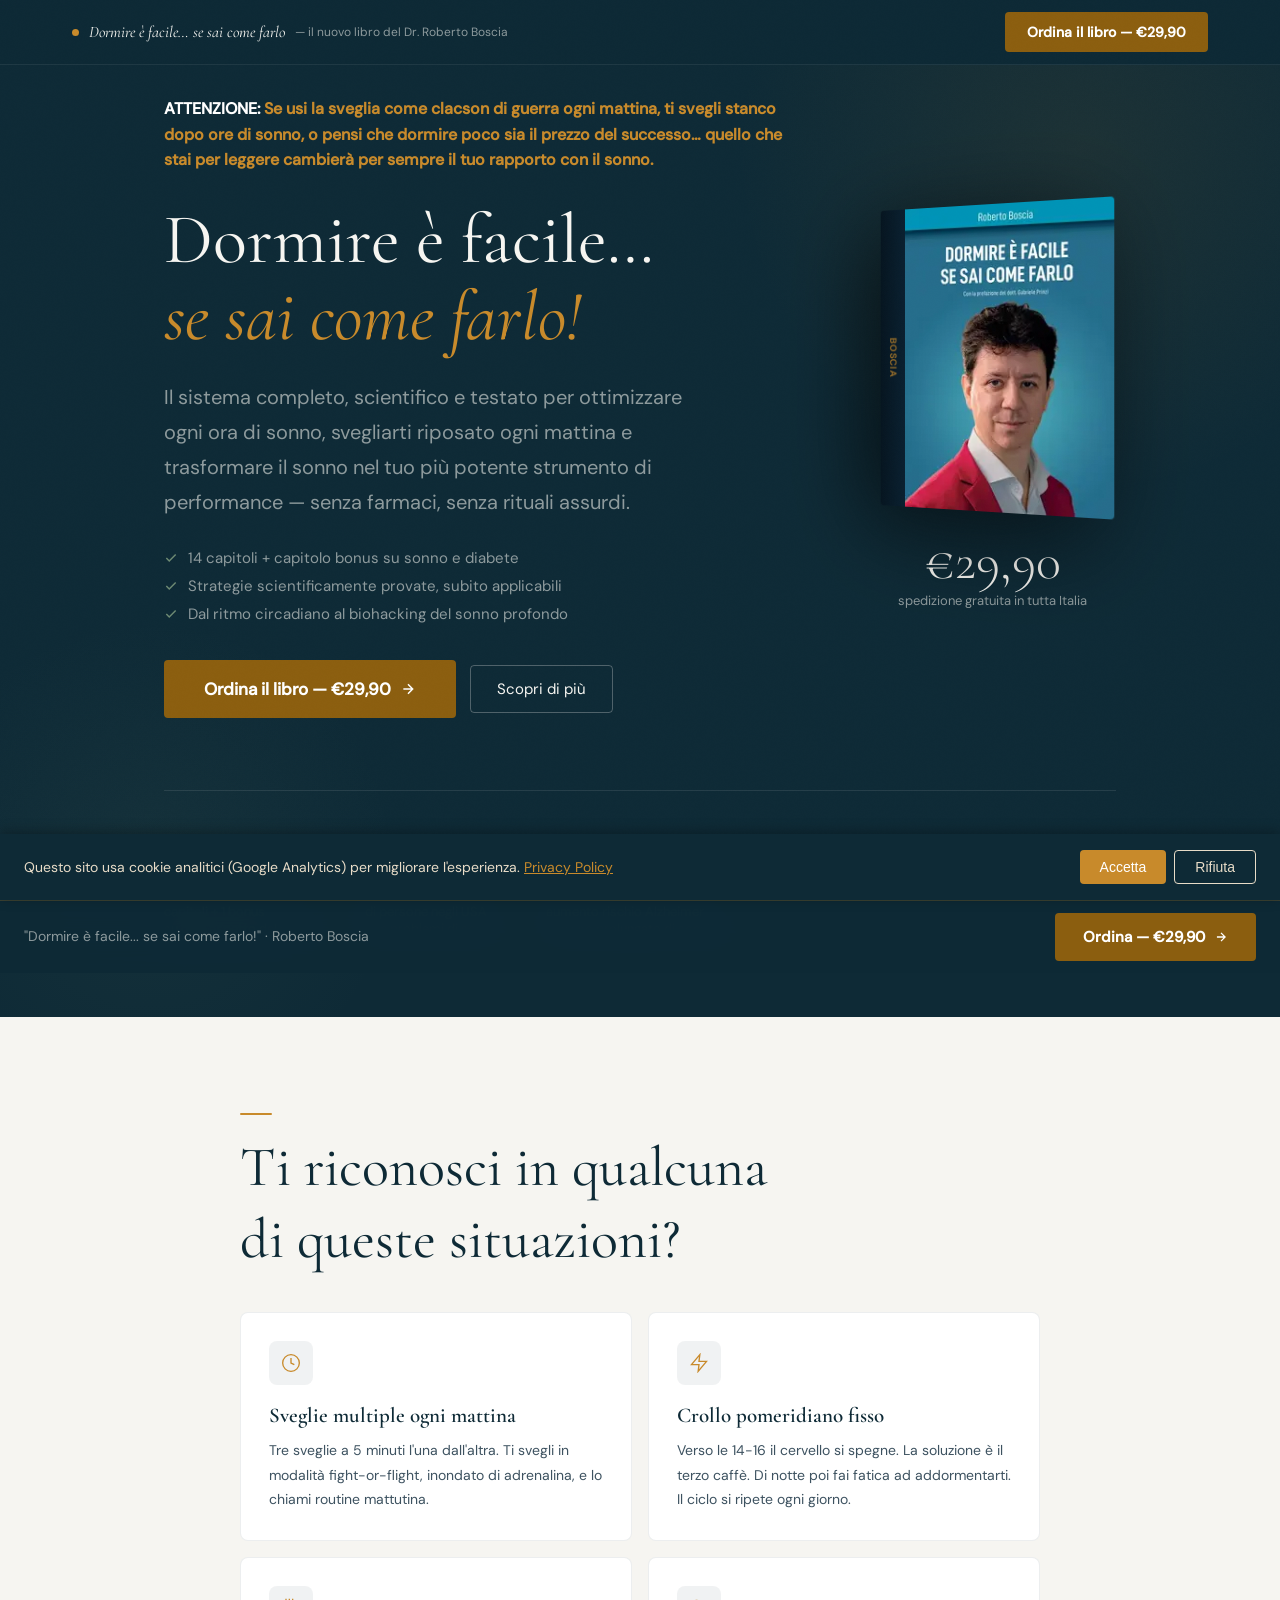
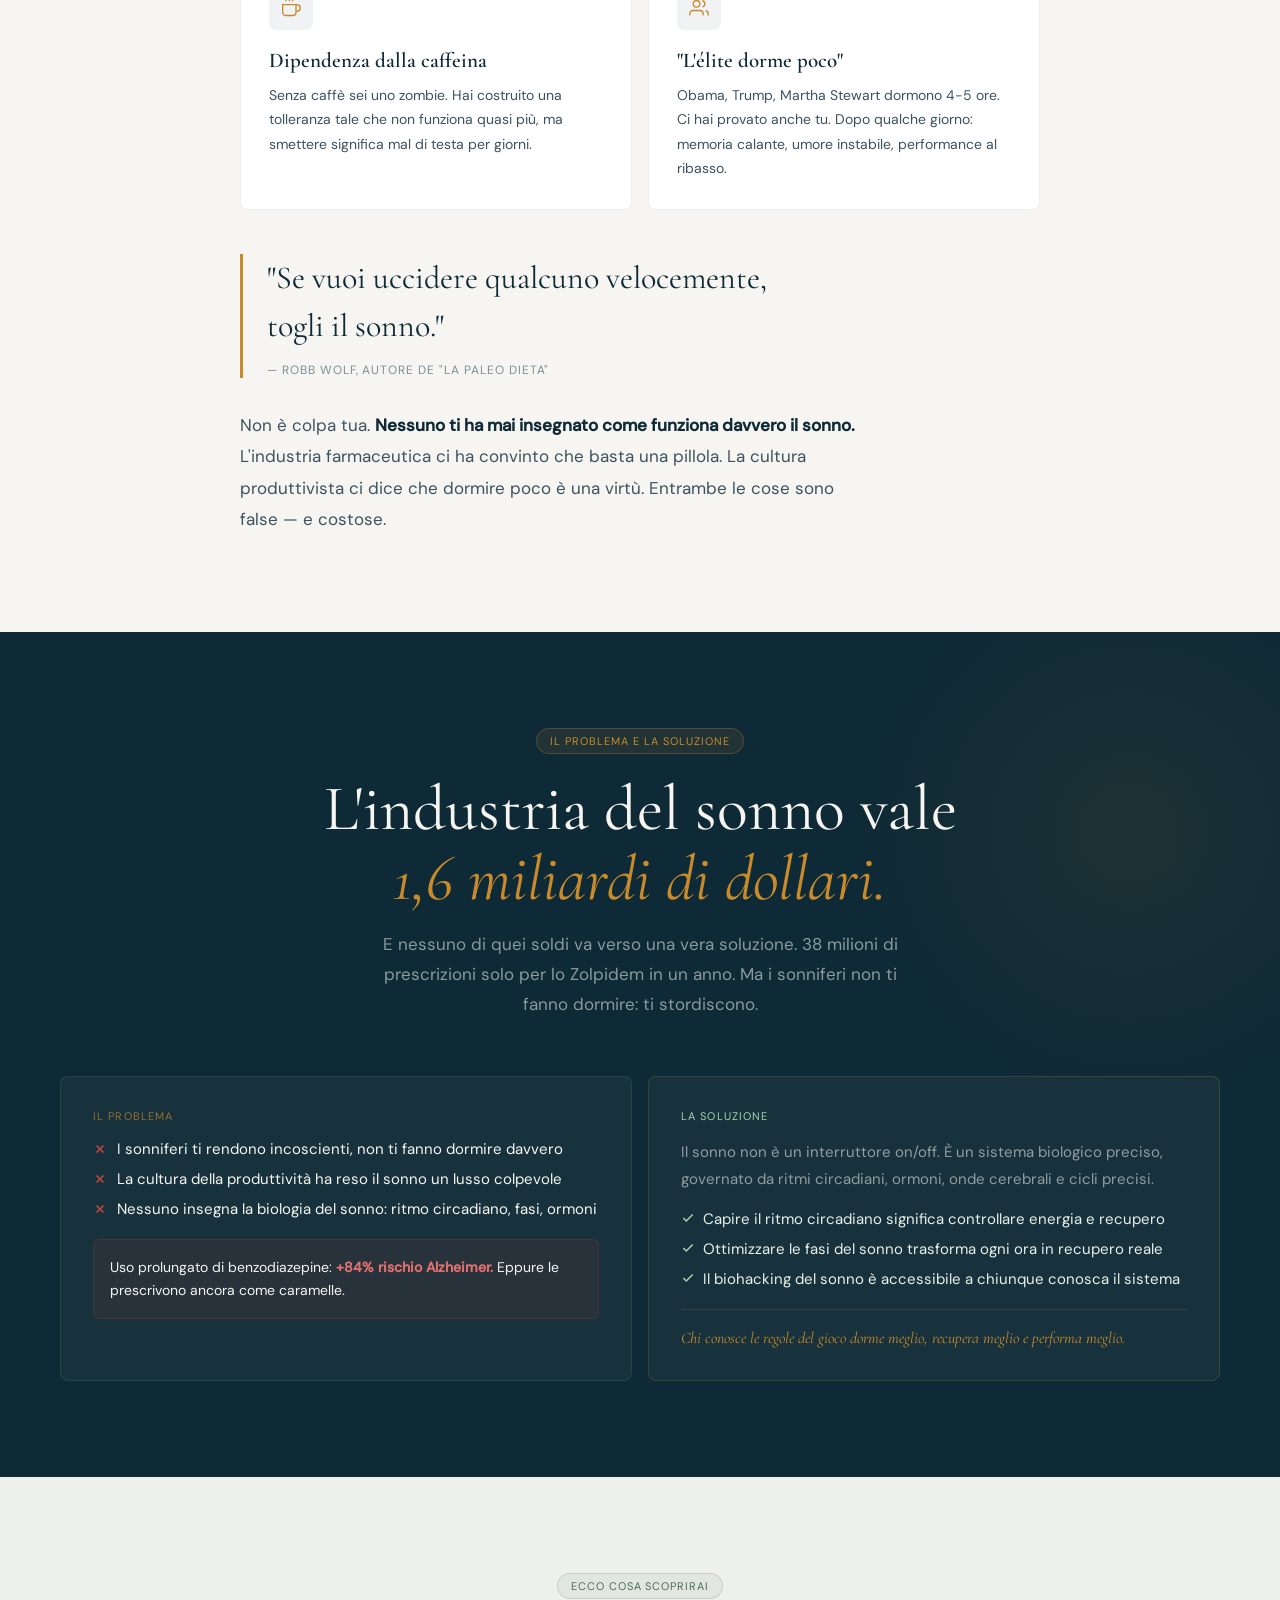
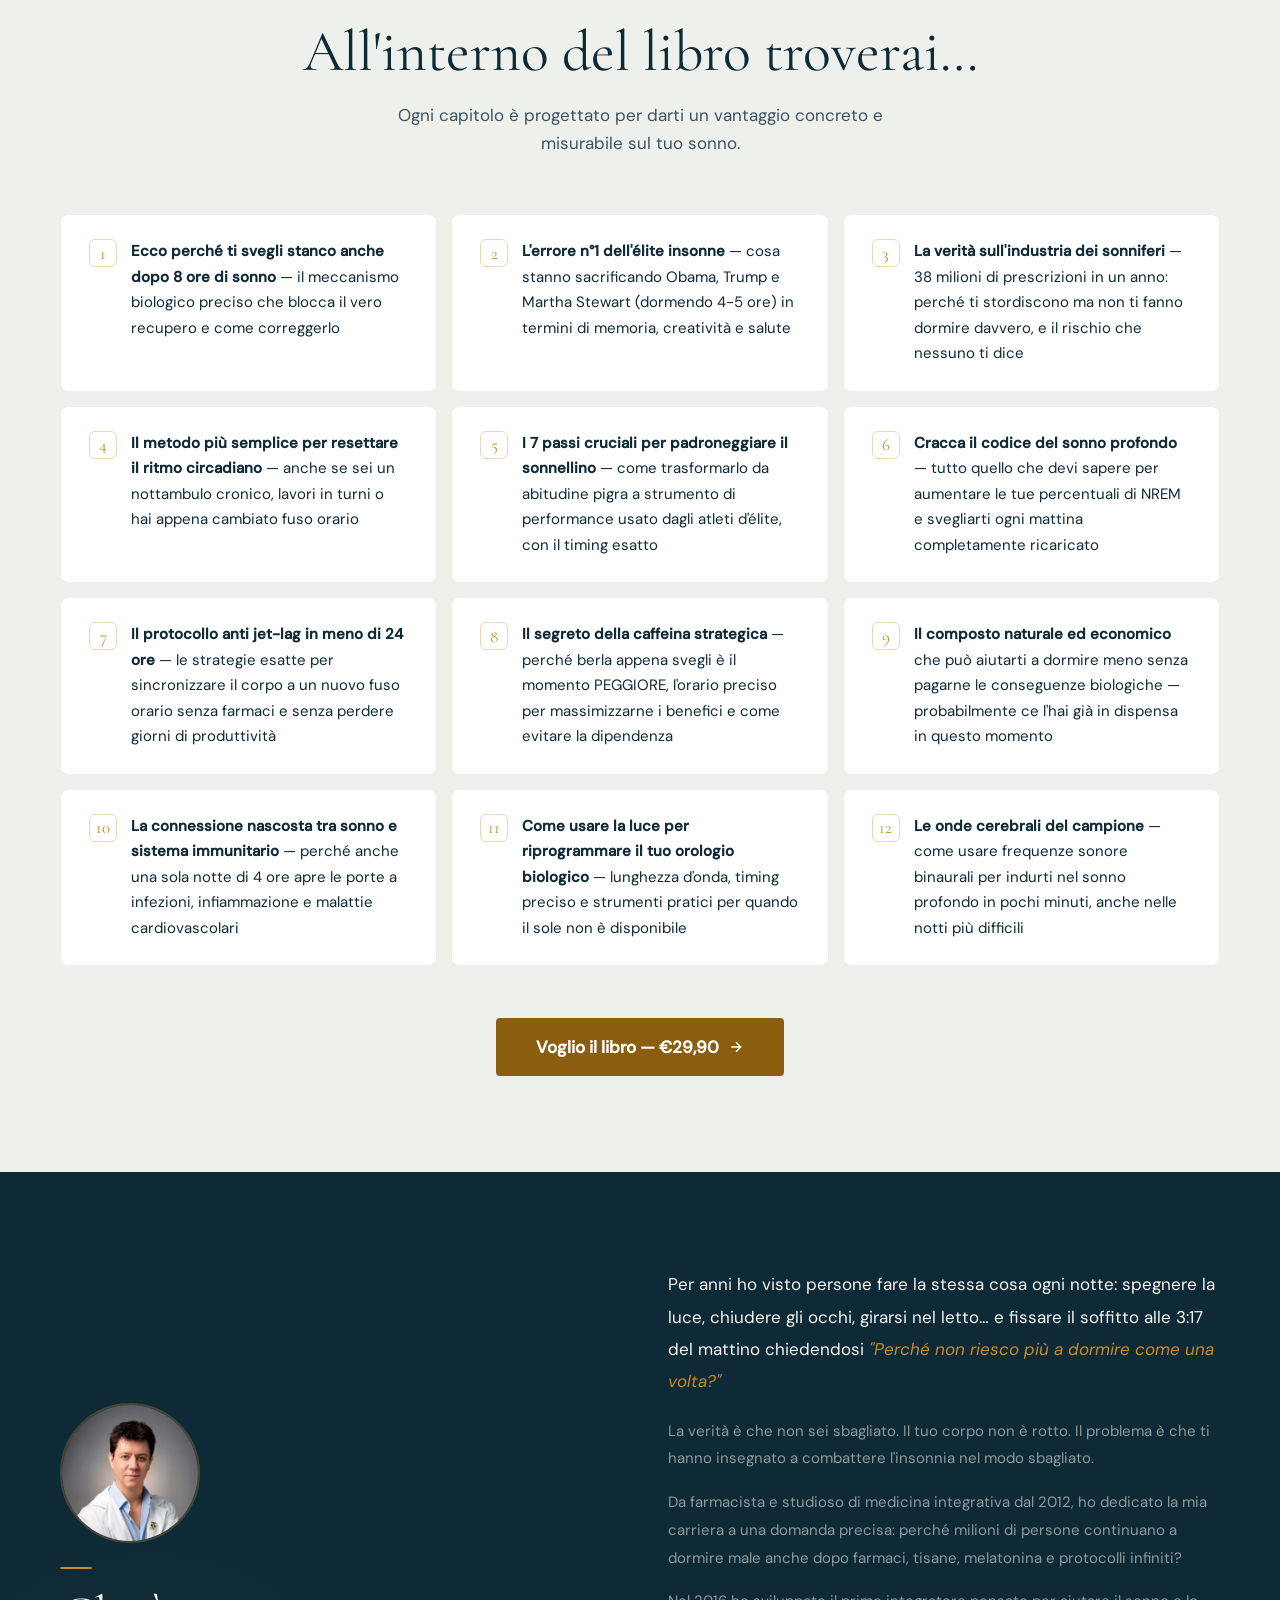
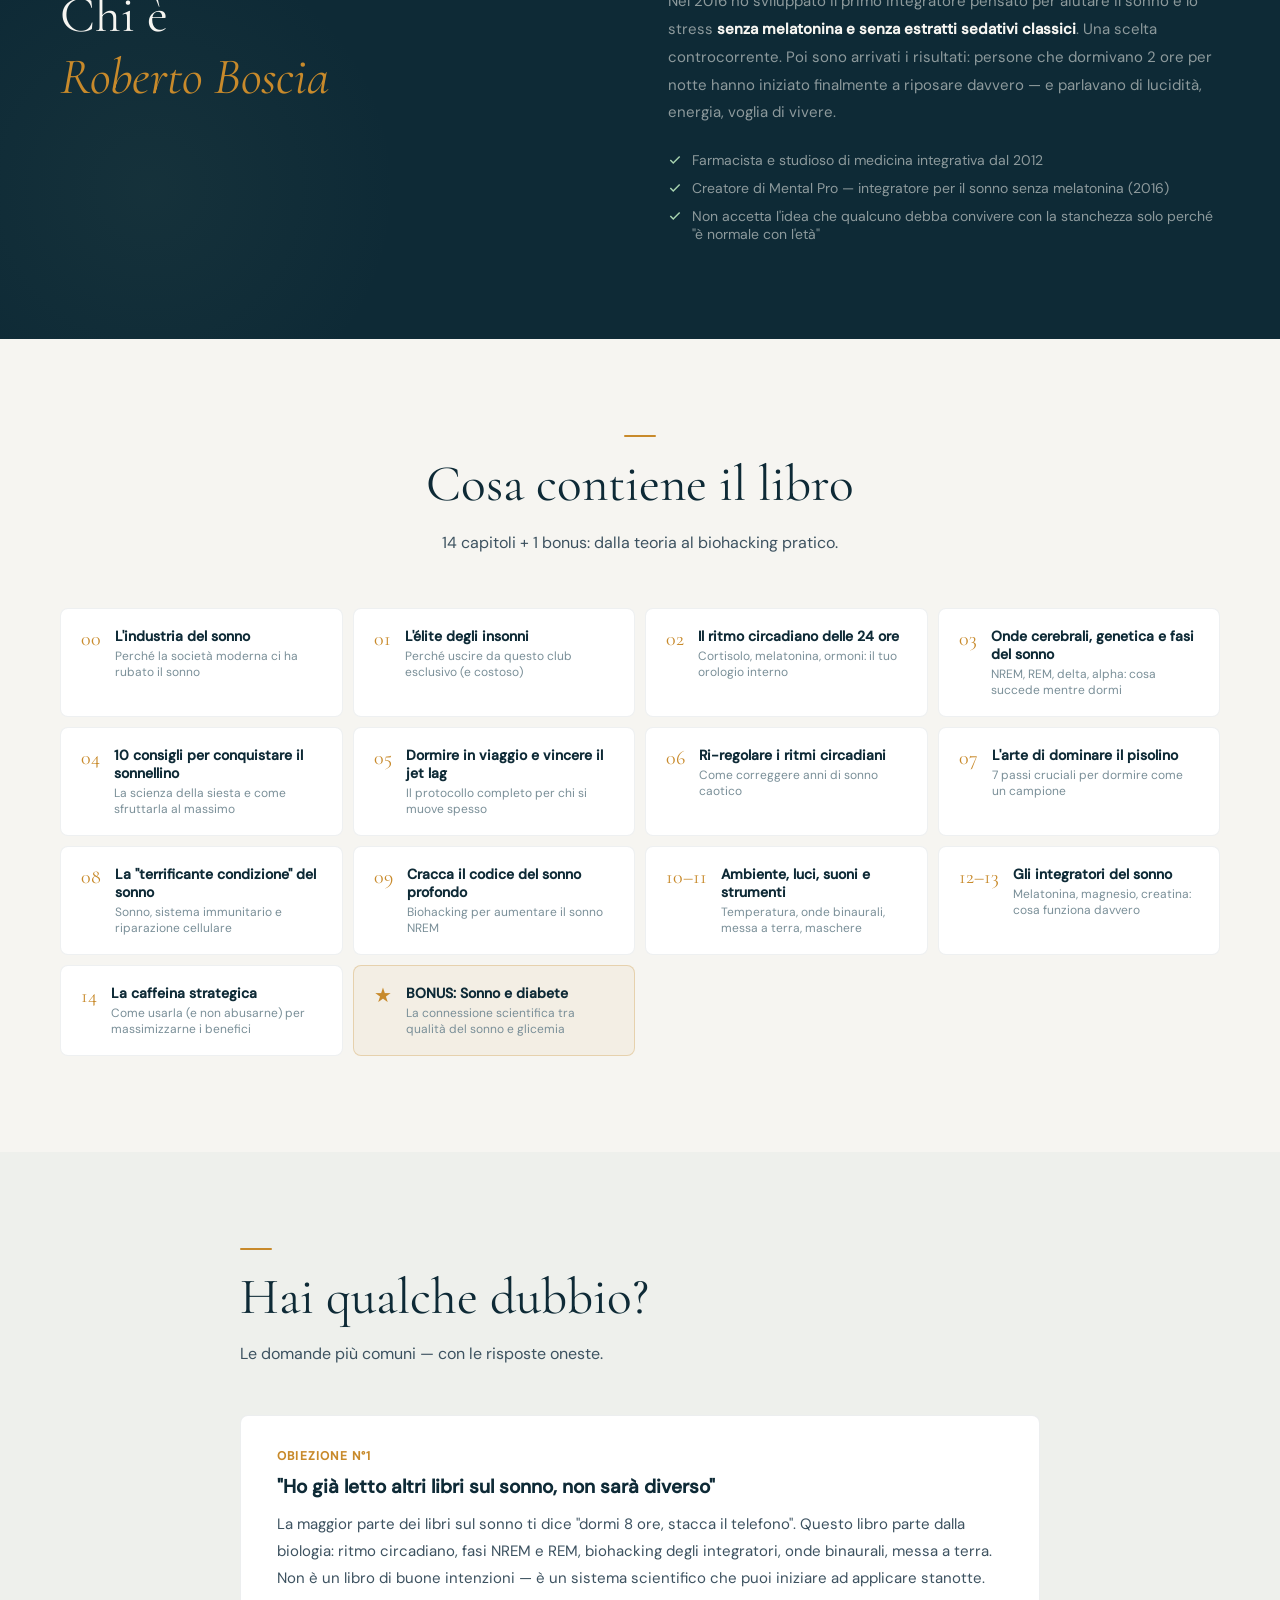
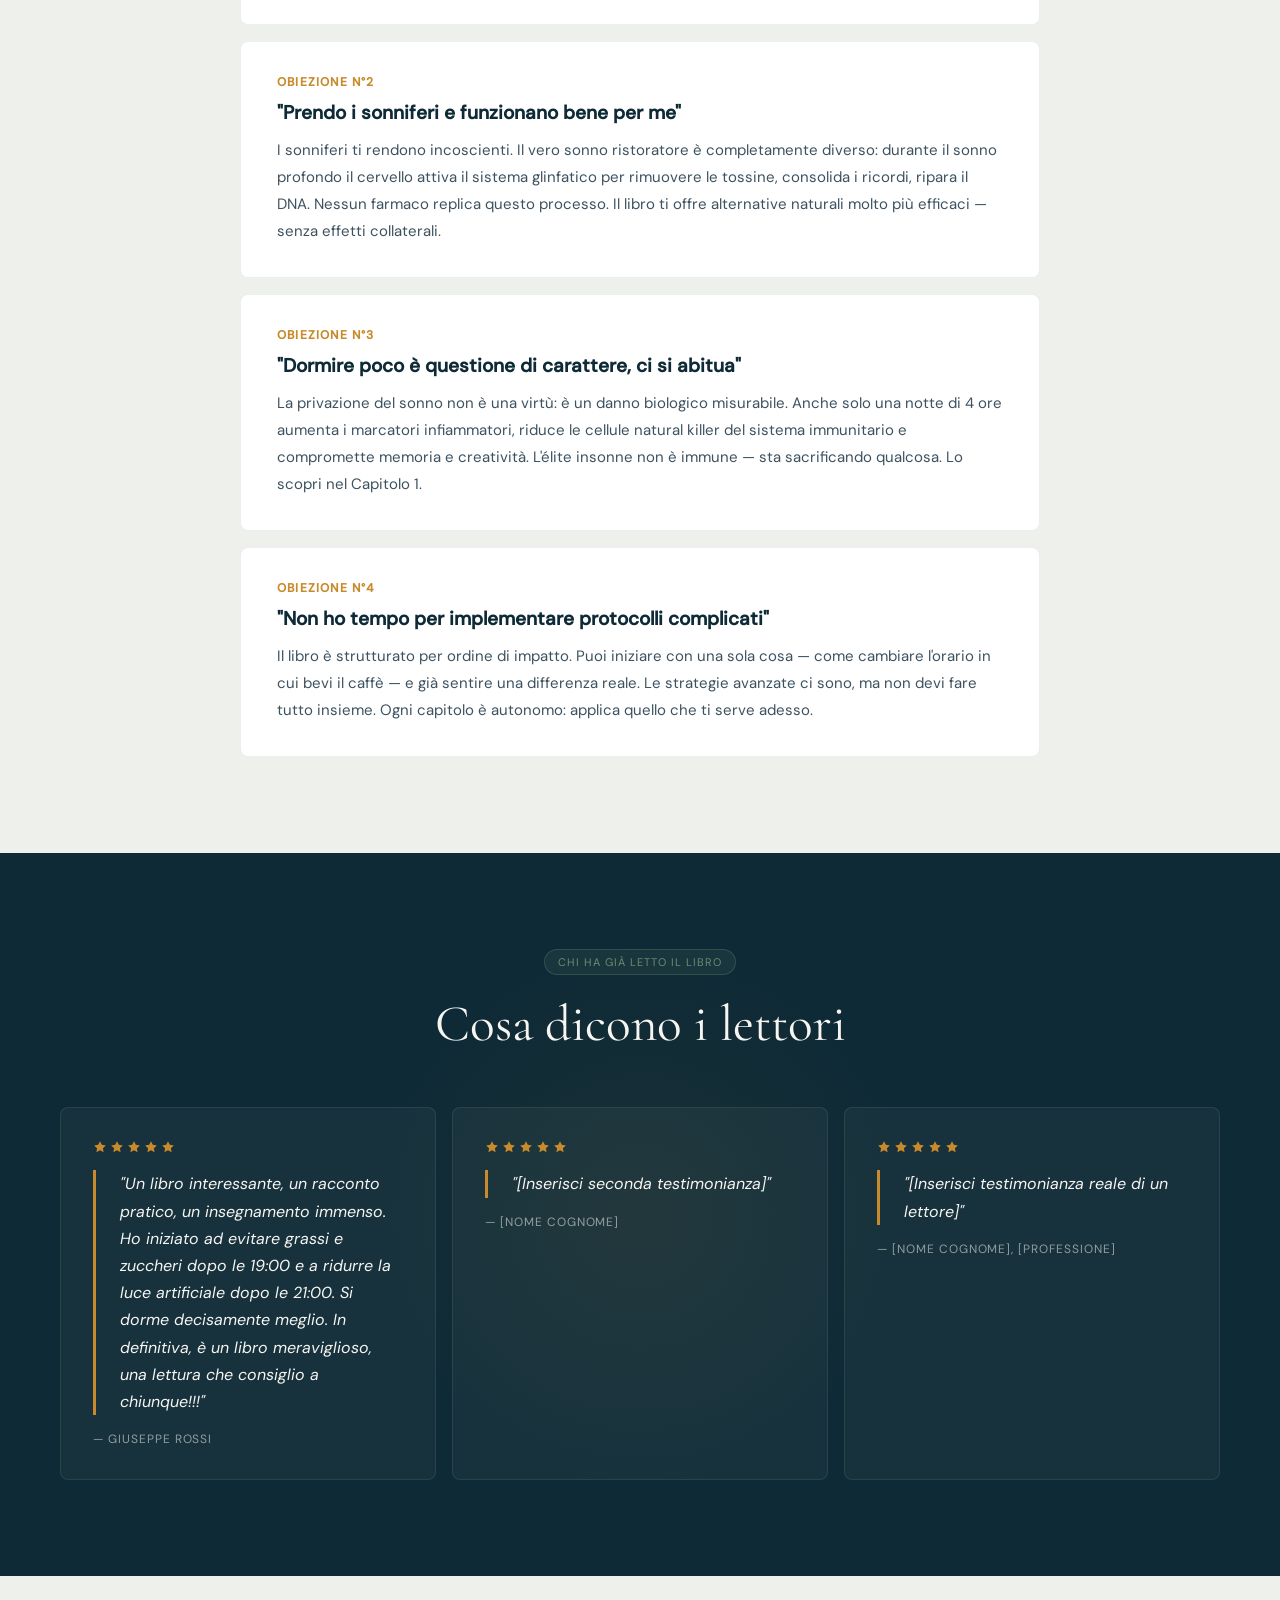
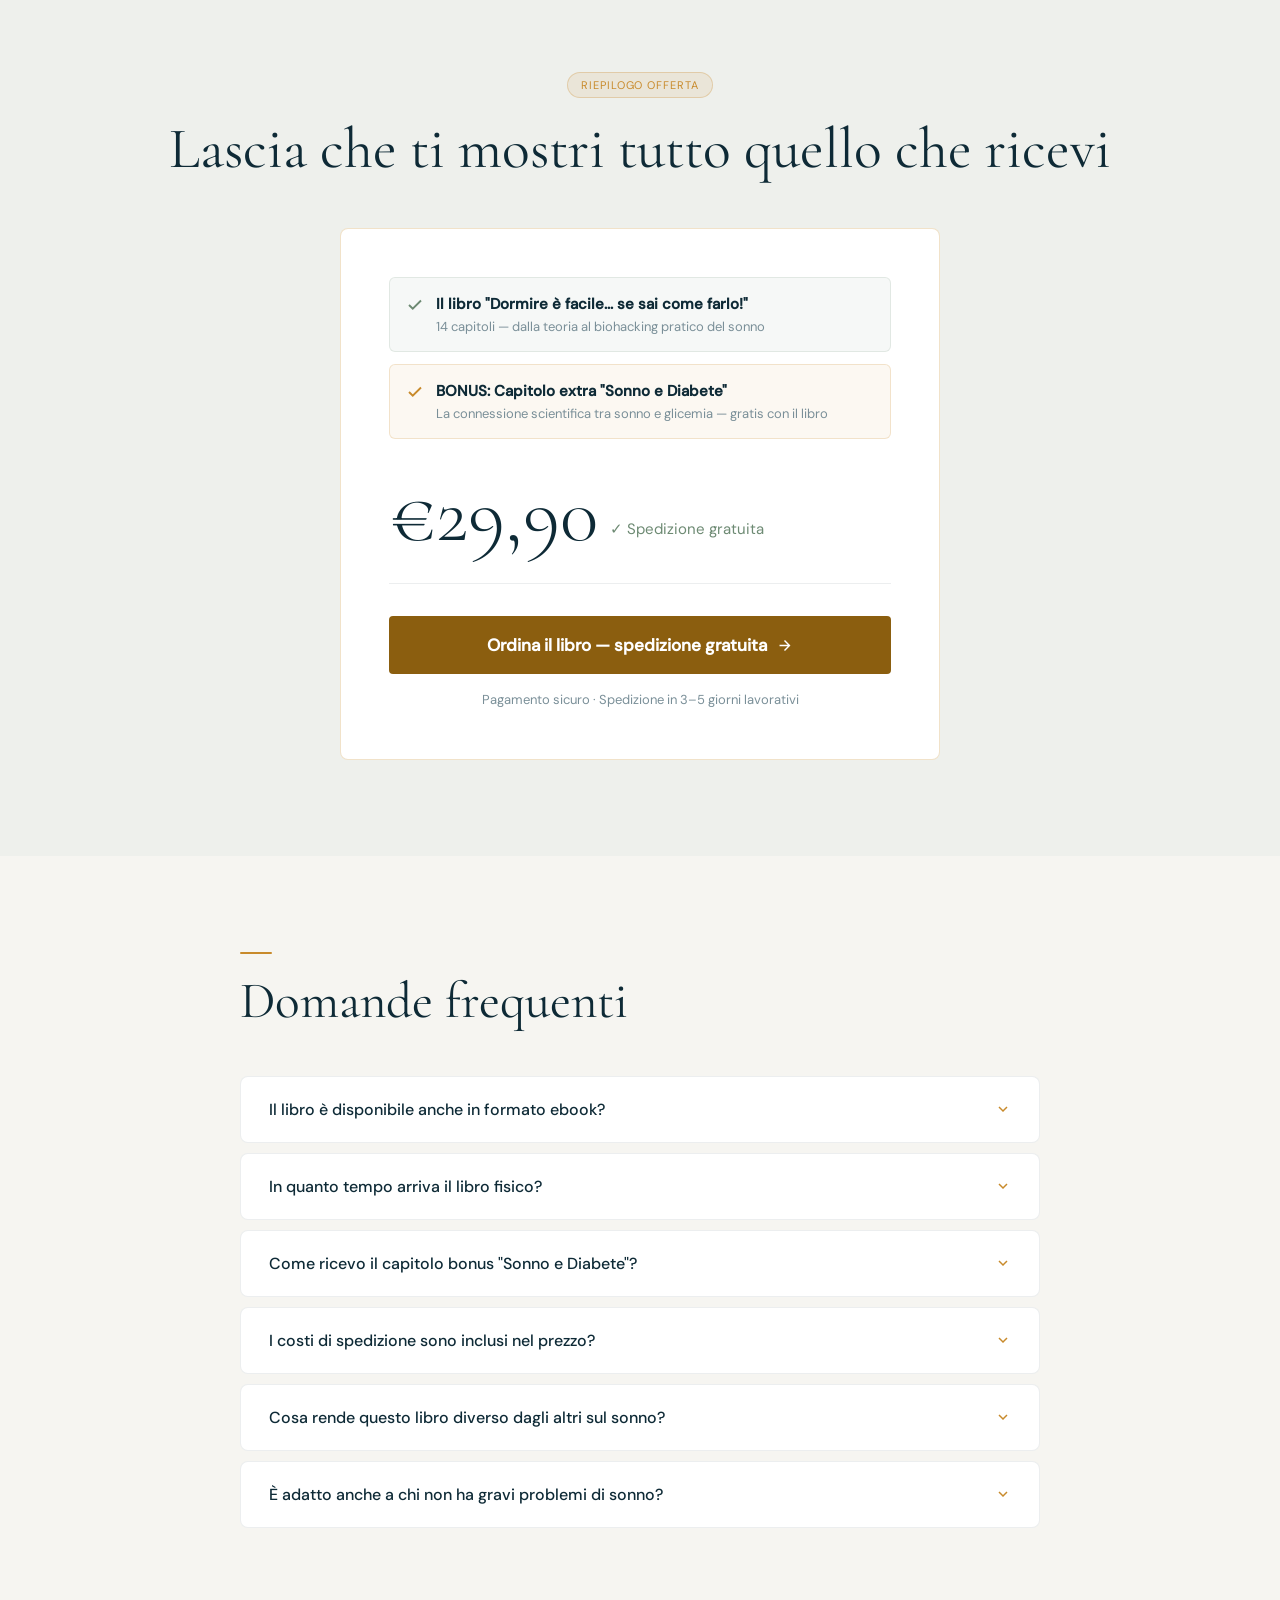
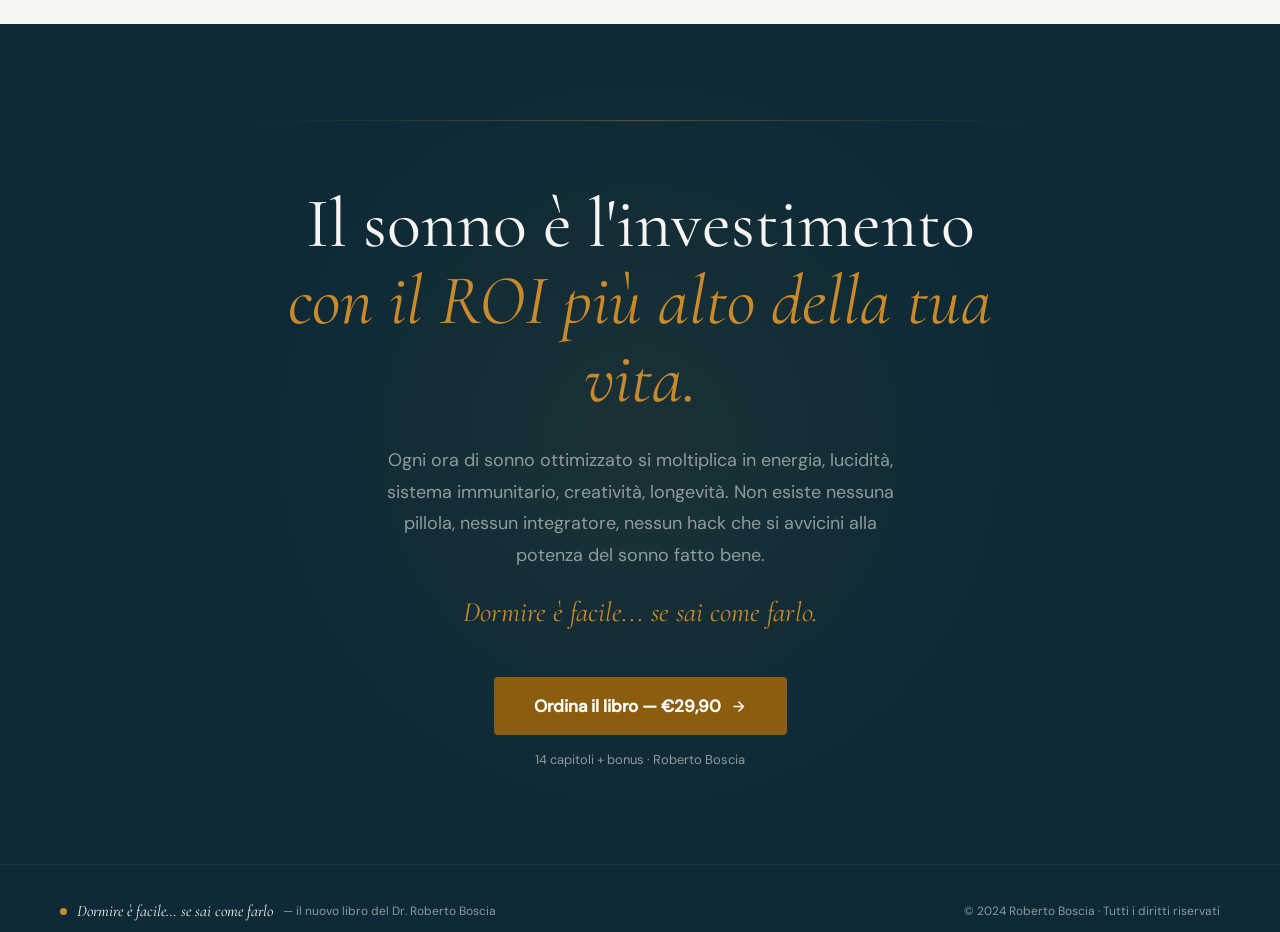
<file: index.html>
<!DOCTYPE html>
<html lang="it">
<head>
  <meta charset="UTF-8">
  <meta name="viewport" content="width=device-width, initial-scale=1.0, viewport-fit=cover">
  <title>Dormire è facile... se sai come farlo! — Roberto Boscia</title>
  <meta name="description" content="Il sistema scientifico per ottimizzare ogni ora di sonno, svegliarti riposato ogni mattina e trasformare il sonno nel tuo strumento di performance. 14 capitoli + bonus. Spedizione gratuita.">
  <!-- Open Graph -->
  <meta property="og:title" content="Dormire è facile... se sai come farlo! — Roberto Boscia">
  <meta property="og:description" content="Il sistema completo, scientifico e testato per ottimizzare ogni ora di sonno, svegliarti riposato ogni mattina e trasformare il sonno nel tuo più potente strumento di performance.">
  <meta property="og:image" content="https://www.dormirefacile.com/images/og_image.webp">
  <meta property="og:image:width" content="1200">
  <meta property="og:image:height" content="630">
  <meta property="og:url" content="https://www.dormirefacile.com/">
  <meta property="og:type" content="website">
  <meta property="og:locale" content="it_IT">
  <meta property="og:site_name" content="Dormire è facile">
  <meta property="og:image:alt" content="Dormire è facile se sai come farlo — copertina del libro di Roberto Boscia">
  <!-- Twitter Card -->
  <meta name="twitter:card" content="summary_large_image">
  <meta name="twitter:title" content="Dormire è facile... se sai come farlo! — Roberto Boscia">
  <meta name="twitter:description" content="Il sistema scientifico per ottimizzare ogni ora di sonno e svegliarti riposato ogni mattina. 14 capitoli + bonus. Spedizione gratuita.">
  <meta name="twitter:image" content="https://www.dormirefacile.com/images/og_image.webp">
  <link rel="canonical" href="https://www.dormirefacile.com/">
  <meta name="theme-color" content="#0E2A36">

  <!-- Favicons -->
  <link rel="icon" href="/favicon.ico" sizes="32x32">
  <link rel="icon" href="/favicon.svg" type="image/svg+xml">
  <link rel="apple-touch-icon" href="/apple-touch-icon.png">
  <link rel="manifest" href="/site.webmanifest">

  <!-- Preload LCP image -->
  <link rel="preload" as="image" href="images/book_cover.webp" fetchpriority="high">

  <!-- Preload solo i 2 font above-the-fold critici -->
  <link rel="preload" as="font" type="font/woff2" href="fonts/cormorant-garamond-400-normal-latin.woff2" crossorigin>
  <link rel="preload" as="font" type="font/woff2" href="fonts/dm-sans-300-normal-latin.woff2" crossorigin>
  <noscript><style>.e1,.e2,.e3,.e4,.e5,.e6{animation:none!important;opacity:1!important;transform:none!important;}.reveal{opacity:1!important;transform:none!important;}</style></noscript>
  <style>
    /* Self-hosted fonts */
    @font-face{font-family:'Cormorant Garamond';font-style:normal;font-weight:300;font-display:swap;src:url('fonts/cormorant-garamond-300-normal-latin-ext.woff2') format('woff2');unicode-range:U+0100-02BA,U+02BD-02C5,U+02C7-02CC,U+02CE-02D7,U+02DD-02FF,U+0304,U+0308,U+0329,U+1D00-1DBF,U+1E00-1E9F,U+1EF2-1EFF,U+2020,U+20A0-20AB,U+20AD-20C0,U+2113,U+2C60-2C7F,U+A720-A7FF;}
    @font-face{font-family:'Cormorant Garamond';font-style:normal;font-weight:300;font-display:swap;src:url('fonts/cormorant-garamond-300-normal-latin.woff2') format('woff2');unicode-range:U+0000-00FF,U+0131,U+0152-0153,U+02BB-02BC,U+02C6,U+02DA,U+02DC,U+0304,U+0308,U+0329,U+2000-206F,U+20AC,U+2122,U+2191,U+2193,U+2212,U+2215,U+FEFF,U+FFFD;}
    @font-face{font-family:'Cormorant Garamond';font-style:italic;font-weight:300;font-display:swap;src:url('fonts/cormorant-garamond-300-italic-latin-ext.woff2') format('woff2');unicode-range:U+0100-02BA,U+02BD-02C5,U+02C7-02CC,U+02CE-02D7,U+02DD-02FF,U+0304,U+0308,U+0329,U+1D00-1DBF,U+1E00-1E9F,U+1EF2-1EFF,U+2020,U+20A0-20AB,U+20AD-20C0,U+2113,U+2C60-2C7F,U+A720-A7FF;}
    @font-face{font-family:'Cormorant Garamond';font-style:italic;font-weight:300;font-display:swap;src:url('fonts/cormorant-garamond-300-italic-latin.woff2') format('woff2');unicode-range:U+0000-00FF,U+0131,U+0152-0153,U+02BB-02BC,U+02C6,U+02DA,U+02DC,U+0304,U+0308,U+0329,U+2000-206F,U+20AC,U+2122,U+2191,U+2193,U+2212,U+2215,U+FEFF,U+FFFD;}
    @font-face{font-family:'Cormorant Garamond';font-style:normal;font-weight:400;font-display:swap;src:url('fonts/cormorant-garamond-400-normal-latin-ext.woff2') format('woff2');unicode-range:U+0100-02BA,U+02BD-02C5,U+02C7-02CC,U+02CE-02D7,U+02DD-02FF,U+0304,U+0308,U+0329,U+1D00-1DBF,U+1E00-1E9F,U+1EF2-1EFF,U+2020,U+20A0-20AB,U+20AD-20C0,U+2113,U+2C60-2C7F,U+A720-A7FF;}
    @font-face{font-family:'Cormorant Garamond';font-style:normal;font-weight:400;font-display:swap;src:url('fonts/cormorant-garamond-400-normal-latin.woff2') format('woff2');unicode-range:U+0000-00FF,U+0131,U+0152-0153,U+02BB-02BC,U+02C6,U+02DA,U+02DC,U+0304,U+0308,U+0329,U+2000-206F,U+20AC,U+2122,U+2191,U+2193,U+2212,U+2215,U+FEFF,U+FFFD;}
    @font-face{font-family:'Cormorant Garamond';font-style:italic;font-weight:400;font-display:swap;src:url('fonts/cormorant-garamond-400-italic-latin-ext.woff2') format('woff2');unicode-range:U+0100-02BA,U+02BD-02C5,U+02C7-02CC,U+02CE-02D7,U+02DD-02FF,U+0304,U+0308,U+0329,U+1D00-1DBF,U+1E00-1E9F,U+1EF2-1EFF,U+2020,U+20A0-20AB,U+20AD-20C0,U+2113,U+2C60-2C7F,U+A720-A7FF;}
    @font-face{font-family:'Cormorant Garamond';font-style:italic;font-weight:400;font-display:swap;src:url('fonts/cormorant-garamond-400-italic-latin.woff2') format('woff2');unicode-range:U+0000-00FF,U+0131,U+0152-0153,U+02BB-02BC,U+02C6,U+02DA,U+02DC,U+0304,U+0308,U+0329,U+2000-206F,U+20AC,U+2122,U+2191,U+2193,U+2212,U+2215,U+FEFF,U+FFFD;}
    @font-face{font-family:'Cormorant Garamond';font-style:normal;font-weight:500;font-display:swap;src:url('fonts/cormorant-garamond-500-normal-latin-ext.woff2') format('woff2');unicode-range:U+0100-02BA,U+02BD-02C5,U+02C7-02CC,U+02CE-02D7,U+02DD-02FF,U+0304,U+0308,U+0329,U+1D00-1DBF,U+1E00-1E9F,U+1EF2-1EFF,U+2020,U+20A0-20AB,U+20AD-20C0,U+2113,U+2C60-2C7F,U+A720-A7FF;}
    @font-face{font-family:'Cormorant Garamond';font-style:normal;font-weight:500;font-display:swap;src:url('fonts/cormorant-garamond-500-normal-latin.woff2') format('woff2');unicode-range:U+0000-00FF,U+0131,U+0152-0153,U+02BB-02BC,U+02C6,U+02DA,U+02DC,U+0304,U+0308,U+0329,U+2000-206F,U+20AC,U+2122,U+2191,U+2193,U+2212,U+2215,U+FEFF,U+FFFD;}
    @font-face{font-family:'Cormorant Garamond';font-style:italic;font-weight:500;font-display:swap;src:url('fonts/cormorant-garamond-500-italic-latin-ext.woff2') format('woff2');unicode-range:U+0100-02BA,U+02BD-02C5,U+02C7-02CC,U+02CE-02D7,U+02DD-02FF,U+0304,U+0308,U+0329,U+1D00-1DBF,U+1E00-1E9F,U+1EF2-1EFF,U+2020,U+20A0-20AB,U+20AD-20C0,U+2113,U+2C60-2C7F,U+A720-A7FF;}
    @font-face{font-family:'Cormorant Garamond';font-style:italic;font-weight:500;font-display:swap;src:url('fonts/cormorant-garamond-500-italic-latin.woff2') format('woff2');unicode-range:U+0000-00FF,U+0131,U+0152-0153,U+02BB-02BC,U+02C6,U+02DA,U+02DC,U+0304,U+0308,U+0329,U+2000-206F,U+20AC,U+2122,U+2191,U+2193,U+2212,U+2215,U+FEFF,U+FFFD;}
    @font-face{font-family:'Cormorant Garamond';font-style:normal;font-weight:600;font-display:optional;src:url('fonts/cormorant-garamond-600-normal-latin-ext.woff2') format('woff2');unicode-range:U+0100-02BA,U+02BD-02C5,U+02C7-02CC,U+02CE-02D7,U+02DD-02FF,U+0304,U+0308,U+0329,U+1D00-1DBF,U+1E00-1E9F,U+1EF2-1EFF,U+2020,U+20A0-20AB,U+20AD-20C0,U+2113,U+2C60-2C7F,U+A720-A7FF;}
    @font-face{font-family:'Cormorant Garamond';font-style:normal;font-weight:600;font-display:optional;src:url('fonts/cormorant-garamond-600-normal-latin.woff2') format('woff2');unicode-range:U+0000-00FF,U+0131,U+0152-0153,U+02BB-02BC,U+02C6,U+02DA,U+02DC,U+0304,U+0308,U+0329,U+2000-206F,U+20AC,U+2122,U+2191,U+2193,U+2212,U+2215,U+FEFF,U+FFFD;}
    @font-face{font-family:'Cormorant Garamond';font-style:italic;font-weight:600;font-display:optional;src:url('fonts/cormorant-garamond-600-italic-latin-ext.woff2') format('woff2');unicode-range:U+0100-02BA,U+02BD-02C5,U+02C7-02CC,U+02CE-02D7,U+02DD-02FF,U+0304,U+0308,U+0329,U+1D00-1DBF,U+1E00-1E9F,U+1EF2-1EFF,U+2020,U+20A0-20AB,U+20AD-20C0,U+2113,U+2C60-2C7F,U+A720-A7FF;}
    @font-face{font-family:'Cormorant Garamond';font-style:italic;font-weight:600;font-display:optional;src:url('fonts/cormorant-garamond-600-italic-latin.woff2') format('woff2');unicode-range:U+0000-00FF,U+0131,U+0152-0153,U+02BB-02BC,U+02C6,U+02DA,U+02DC,U+0304,U+0308,U+0329,U+2000-206F,U+20AC,U+2122,U+2191,U+2193,U+2212,U+2215,U+FEFF,U+FFFD;}
    @font-face{font-family:'DM Sans';font-style:normal;font-weight:300 500;font-display:swap;src:url('fonts/dm-sans-300-normal-latin-ext.woff2') format('woff2');unicode-range:U+0100-02BA,U+02BD-02C5,U+02C7-02CC,U+02CE-02D7,U+02DD-02FF,U+0304,U+0308,U+0329,U+1D00-1DBF,U+1E00-1E9F,U+1EF2-1EFF,U+2020,U+20A0-20AB,U+20AD-20C0,U+2113,U+2C60-2C7F,U+A720-A7FF;}
    @font-face{font-family:'DM Sans';font-style:normal;font-weight:300 500;font-display:swap;src:url('fonts/dm-sans-300-normal-latin.woff2') format('woff2');unicode-range:U+0000-00FF,U+0131,U+0152-0153,U+02BB-02BC,U+02C6,U+02DA,U+02DC,U+0304,U+0308,U+0329,U+2000-206F,U+20AC,U+2122,U+2191,U+2193,U+2212,U+2215,U+FEFF,U+FFFD;}
    @font-face{font-family:'DM Sans';font-style:italic;font-weight:300 500;font-display:optional;src:url('fonts/dm-sans-300-italic-latin-ext.woff2') format('woff2');unicode-range:U+0100-02BA,U+02BD-02C5,U+02C7-02CC,U+02CE-02D7,U+02DD-02FF,U+0304,U+0308,U+0329,U+1D00-1DBF,U+1E00-1E9F,U+1EF2-1EFF,U+2020,U+20A0-20AB,U+20AD-20C0,U+2113,U+2C60-2C7F,U+A720-A7FF;}
    @font-face{font-family:'DM Sans';font-style:italic;font-weight:300 500;font-display:optional;src:url('fonts/dm-sans-300-italic-latin.woff2') format('woff2');unicode-range:U+0000-00FF,U+0131,U+0152-0153,U+02BB-02BC,U+02C6,U+02DA,U+02DC,U+0304,U+0308,U+0329,U+2000-206F,U+20AC,U+2122,U+2191,U+2193,U+2212,U+2215,U+FEFF,U+FFFD;}

    :root {
      --petrol:#0E2A36; --slate:#2F4652; --bg:#F6F5F1; --white:#FFFFFF;
      --green:#6D8A73; --amber:#C88A2B; --amber-h:#A66E18; --amber-dim:#C9A64E;
      --amber-btn:#8B5E0F; --amber-btn-h:#6F4A0A;
      --text-d:#F6F5F1; --text-d2:rgba(246,245,241,0.55);
      --text-l:#0E2A36; --text-l2:#3D5260; --text-l3:#7A8F98;
    }
    *,*::before,*::after{box-sizing:border-box;margin:0;padding:0;}
    html{scroll-behavior:smooth;}
    body{background:var(--bg);font-family:'DM Sans',sans-serif;color:var(--text-l);overflow-x:clip;-webkit-font-smoothing:antialiased;}
    body::after{content:'';position:fixed;inset:0;background-image:url("data:image/svg+xml,%3Csvg xmlns='http://www.w3.org/2000/svg' width='300' height='300'%3E%3Cfilter id='n'%3E%3CfeTurbulence type='fractalNoise' baseFrequency='0.85' numOctaves='4' stitchTiles='stitch'/%3E%3C/filter%3E%3Crect width='300' height='300' filter='url(%23n)' opacity='1'/%3E%3C/svg%3E");opacity:.022;pointer-events:none;z-index:9998;mix-blend-mode:overlay;}
    .f-display{font-family:'Cormorant Garamond',serif;}
    .dark-section{background:var(--petrol);color:var(--text-d);}
    .dark-section .muted{color:var(--text-d2);}
    .light-section{background:var(--bg);color:var(--text-l);}
    .light-section .muted{color:var(--text-l3);}
    .light-section .semi{color:var(--text-l2);}
    .nav-wrap{position:fixed;top:0;left:0;right:0;z-index:100;background:rgba(14,42,54,.92);backdrop-filter:blur(20px);border-bottom:1px solid rgba(246,245,241,.07);contain:layout paint;will-change:transform;}
    .nav-inner{max-width:1200px;margin:auto;padding:0 32px;height:64px;display:flex;align-items:center;justify-content:space-between;}
    .nav-logo{font-family:'Cormorant Garamond',serif;font-size:16px;font-weight:400;color:var(--text-d);display:flex;align-items:center;gap:10px;}
    .pulse{width:7px;height:7px;border-radius:50%;background:var(--amber);animation:pulseAnim 2.4s ease-in-out infinite;will-change:opacity,transform;}
    @keyframes pulseAnim{0%,100%{opacity:1;transform:scale(1);}50%{opacity:.7;transform:scale(1.8);}}
    .btn-amber{display:inline-flex;align-items:center;gap:9px;background:var(--amber-btn);color:#fff;font-family:'DM Sans',sans-serif;font-weight:600;font-size:15px;padding:14px 28px;border-radius:4px;text-decoration:none;border:none;cursor:pointer;transition:background 220ms,transform 220ms,box-shadow 220ms;}
    .btn-amber:hover{background:var(--amber-btn-h);transform:translateY(-2px);box-shadow:0 16px 44px rgba(200,138,43,.32);}
    .btn-amber.lg{font-size:17px;padding:18px 40px;}
    .btn-ghost-d{display:inline-flex;align-items:center;gap:8px;border:1px solid rgba(246,245,241,.28);color:var(--text-d);font-family:'DM Sans',sans-serif;font-size:15px;font-weight:400;padding:13px 26px;border-radius:4px;text-decoration:none;transition:background 220ms,border-color 220ms;}
    .btn-ghost-d:hover{background:rgba(246,245,241,.06);border-color:rgba(246,245,241,.5);}
    .badge-amber{display:inline-flex;align-items:center;gap:6px;background:rgba(200,138,43,.1);border:1px solid rgba(200,138,43,.28);color:var(--amber);font-size:11px;letter-spacing:.09em;text-transform:uppercase;padding:5px 13px;border-radius:100px;font-family:'DM Sans',sans-serif;}
    .badge-green{display:inline-flex;align-items:center;gap:6px;background:rgba(109,138,115,.09);border:1px solid rgba(109,138,115,.25);color:#4A6E52;font-size:11px;letter-spacing:.09em;text-transform:uppercase;padding:5px 13px;border-radius:100px;font-family:'DM Sans',sans-serif;}
    .badge-green-d{display:inline-flex;align-items:center;gap:6px;background:rgba(109,138,115,.12);border:1px solid rgba(109,138,115,.3);color:var(--green);font-size:11px;letter-spacing:.09em;text-transform:uppercase;padding:5px 13px;border-radius:100px;font-family:'DM Sans',sans-serif;}
    .rule-d{height:1px;background:rgba(246,245,241,.1);}
    .rule-l{height:1px;background:rgba(14,42,54,.1);}
    .rule-amber{height:1px;background:linear-gradient(90deg,transparent,var(--amber),transparent);opacity:.4;}
    .aline{display:block;width:32px;height:2px;background:var(--amber);border-radius:2px;margin-bottom:16px;}
    .card-l{background:var(--white);border:1px solid rgba(14,42,54,.08);border-radius:8px;transition:border-color 280ms,transform 280ms,box-shadow 280ms;}
    .card-l:hover{border-color:rgba(200,138,43,.25);transform:translateY(-3px);box-shadow:0 20px 50px rgba(14,42,54,.07);}
    .card-d{background:rgba(255,255,255,.04);border:1px solid rgba(246,245,241,.08);border-radius:8px;transition:border-color 280ms,transform 280ms;}
    .card-d:hover{border-color:rgba(200,138,43,.3);transform:translateY(-3px);}
    .quote-l{border-left:3px solid var(--amber);padding-left:24px;}
    .quote-d{border-left:3px solid var(--amber);padding-left:24px;}
    .icon-box-l{width:44px;height:44px;border-radius:8px;background:rgba(14,42,54,.06);display:flex;align-items:center;justify-content:center;margin-bottom:18px;flex-shrink:0;}
    .check-icon{flex-shrink:0;margin-top:2px;}
    .stat-num{font-family:'Cormorant Garamond',serif;font-weight:300;line-height:1;color:var(--text-d);}
    .price{font-family:'Cormorant Garamond',serif;font-weight:300;line-height:1;}
    .reveal{opacity:0;transform:translateY(44px);transition:opacity .8s ease,transform .8s ease;}
    .reveal.revealed{opacity:1;transform:translateY(0);}
    @keyframes enterUp{from{opacity:0;transform:translateY(26px);}to{opacity:1;transform:translateY(0);}}
    .e1{animation:enterUp .7s ease forwards;opacity:0;}
    .e2{animation:enterUp .7s ease forwards;opacity:0;}
    .e3{animation:enterUp .7s ease forwards .38s;opacity:0;}
    .e4{animation:enterUp .7s ease forwards .54s;opacity:0;}
    .e5{animation:enterUp .7s ease forwards .70s;opacity:0;}
    .e6{animation:enterUp .7s ease forwards .86s;opacity:0;}
    details summary{list-style:none;cursor:pointer;}
    details summary::-webkit-details-marker{display:none;}
    details .faq-arrow{transition:transform 200ms ease;}
    details[open] .faq-arrow{transform:rotate(180deg);}
    .sticky-bar{position:fixed;bottom:0;left:0;right:0;z-index:99;background:rgba(14,42,54,.97);backdrop-filter:blur(16px);border-top:1px solid rgba(200,138,43,.25);padding:12px 24px;display:flex;align-items:center;justify-content:space-between;gap:16px;transform:translateY(100%);transition:transform 320ms ease;contain:layout paint;will-change:transform;}
    .sticky-bar.visible{transform:translateY(0);}
    .sp{padding:96px 32px;}
    .sp-sm{padding:72px 32px;}
    .inner{max-width:1160px;margin:auto;}
    .inner-md{max-width:800px;margin:auto;}

    /* Book mockup */
    .book-wrap{perspective:900px;display:inline-block;}
    .book-3d{display:flex;transform:rotateY(-20deg);transform-style:preserve-3d;filter:drop-shadow(-20px 20px 48px rgba(0,0,0,.6));transition:transform 400ms ease;will-change:transform;}
    .book-3d:hover{transform:rotateY(-8deg);}
    .book-spine{width:28px;background:linear-gradient(to right,#061520,#0a2030);border-radius:3px 0 0 3px;display:flex;align-items:center;justify-content:center;writing-mode:vertical-rl;font-size:10px;font-weight:600;letter-spacing:.08em;color:rgba(200,138,43,.7);text-transform:uppercase;padding:16px 0;}
    .book-front{width:220px;height:308px;border-radius:0 4px 4px 0;overflow:hidden;position:relative;}
    .book-front img{width:100%;height:100%;object-fit:cover;object-position:right center;display:block;}

    @media(prefers-reduced-motion:reduce){
      *,*::before,*::after{animation-duration:.01ms!important;transition-duration:.01ms!important;}
      .reveal{opacity:1;transform:none;transition:none;}
      .e1,.e2,.e3,.e4,.e5,.e6{animation:none;opacity:1;}
    }
    @media(max-width:768px){
      .sp{padding:64px 20px;}
      .sp-sm{padding:52px 20px;}
      .nav-inner{padding:0 20px;}
      .hero-grid{grid-template-columns:1fr!important;}
      .hero-book{display:none!important;}
      .sticky-bar{flex-direction:column;padding:12px 16px;}
      .nav-subtitle{display:none;}
    }
    .skip-link{position:absolute;left:-9999px;top:auto;width:1px;height:1px;overflow:hidden;}
    .skip-link:focus{position:fixed;left:1rem;top:1rem;width:auto;height:auto;padding:.5rem 1rem;background:#0E2A36;color:#fff;font-size:.9rem;border-radius:4px;z-index:9999;text-decoration:none;}
  </style>
</head>
<body>
<a href="#main-content" class="skip-link">Vai al contenuto principale</a>

<!-- ══ NAV ══ -->
<nav class="nav-wrap">
  <div class="nav-inner">
    <div class="nav-logo">
      <div class="pulse"></div>
      <span class="f-display" style="font-style:italic;">Dormire è facile… se sai come farlo</span>
      <span class="nav-subtitle" style="font-family:'DM Sans',sans-serif;font-size:12px;font-style:normal;color:var(--text-d2);">— il nuovo libro del Dr. Roberto Boscia</span>
    </div>
    <a href="#ordina" class="btn-amber" style="padding:11px 22px;font-size:14px;">
      Ordina il libro — €29,90
    </a>
  </div>
</nav>


<main id="main-content">
<!-- ══ HERO ══ -->
<section class="dark-section" style="min-height:100vh;display:flex;flex-direction:column;justify-content:center;padding:96px 32px 80px;position:relative;overflow:hidden;">
  <div style="position:absolute;width:700px;height:700px;background:radial-gradient(circle,rgba(200,138,43,.08) 0%,transparent 70%);top:-200px;right:-150px;pointer-events:none;"></div>
  <div style="position:absolute;width:500px;height:500px;background:radial-gradient(circle,rgba(109,138,115,.07) 0%,transparent 70%);bottom:-100px;left:-100px;pointer-events:none;"></div>

  <div class="inner" style="position:relative;z-index:1;">
    <div class="hero-grid" style="display:grid;grid-template-columns:1fr auto;gap:64px;align-items:center;">

      <div>
        <div class="e1">
          <p style="font-size:clamp(13px,1.3vw,16px);font-weight:600;color:var(--amber);line-height:1.6;max-width:640px;">
            <span style="color:#fff;">ATTENZIONE:</span> Se usi la sveglia come clacson di guerra ogni mattina, ti svegli stanco dopo ore di sonno, o pensi che dormire poco sia il prezzo del successo… quello che stai per leggere cambierà per sempre il tuo rapporto con il sonno.
          </p>
        </div>

        <h1 class="e2 f-display" style="font-size:clamp(38px,5.5vw,80px);font-weight:400;line-height:1.1;color:var(--text-d);margin-top:28px;">
          Dormire è facile…<br>
          <em style="color:var(--amber);">se sai come farlo!</em>
        </h1>

        <p class="e3 muted" style="font-size:clamp(16px,1.8vw,20px);line-height:1.75;margin-top:24px;max-width:560px;">
          Il sistema completo, scientifico e testato per ottimizzare ogni ora di sonno, svegliarti riposato ogni mattina e trasformare il sonno nel tuo più potente strumento di performance — senza farmaci, senza rituali assurdi.
        </p>

        <div class="e4" style="margin-top:28px;display:flex;flex-direction:column;gap:8px;max-width:520px;">
          <div style="display:flex;gap:10px;align-items:flex-start;">
            <svg style="flex-shrink:0;margin-top:3px;" width="14" height="14" viewBox="0 0 24 24" fill="none" stroke="#6D8A73" stroke-width="2.5"><polyline points="20 6 9 17 4 12"/></svg>
            <p class="muted" style="font-size:15px;">14 capitoli + capitolo bonus su sonno e diabete</p>
          </div>
          <div style="display:flex;gap:10px;align-items:flex-start;">
            <svg style="flex-shrink:0;margin-top:3px;" width="14" height="14" viewBox="0 0 24 24" fill="none" stroke="#6D8A73" stroke-width="2.5"><polyline points="20 6 9 17 4 12"/></svg>
            <p class="muted" style="font-size:15px;">Strategie scientificamente provate, subito applicabili</p>
          </div>
          <div style="display:flex;gap:10px;align-items:flex-start;">
            <svg style="flex-shrink:0;margin-top:3px;" width="14" height="14" viewBox="0 0 24 24" fill="none" stroke="#6D8A73" stroke-width="2.5"><polyline points="20 6 9 17 4 12"/></svg>
            <p class="muted" style="font-size:15px;">Dal ritmo circadiano al biohacking del sonno profondo</p>
          </div>
        </div>

        <div class="e5" style="margin-top:36px;display:flex;flex-wrap:wrap;gap:14px;align-items:center;">
          <a href="#ordina" class="btn-amber lg">
            Ordina il libro — €29,90
            <svg width="16" height="16" viewBox="0 0 24 24" fill="none" stroke="currentColor" stroke-width="2.2"><path d="M5 12h14M12 5l7 7-7 7"/></svg>
          </a>
          <a href="#scopri" class="btn-ghost-d">Scopri di più</a>
        </div>
      </div>

      <div class="e6 hero-book" style="display:flex;flex-direction:column;align-items:center;gap:24px;">
        <div class="book-wrap">
          <div class="book-3d">
            <div class="book-spine">BOSCIA</div>
            <div class="book-front">
              <img src="images/book_cover.webp"
                   alt="Dormire è facile se sai come farlo — Roberto Boscia"
                   width="220" height="308" fetchpriority="high" decoding="async">
            </div>
          </div>
        </div>
        <div style="text-align:center;">
          <div class="price f-display" style="font-size:52px;color:var(--text-d);">€29,90</div>
          <p class="muted" style="font-size:13px;margin-top:4px;">spedizione gratuita in tutta Italia</p>
        </div>
      </div>

    </div>

    <div class="e5" style="margin-top:72px;">
      <div class="rule-d"></div>
      <div style="margin-top:36px;display:flex;flex-wrap:wrap;gap:48px;">
        <div>
          <div style="display:flex;align-items:baseline;line-height:1;">
            <div class="stat-num" style="font-size:clamp(40px,5vw,64px);" data-count="14">0</div>
          </div>
          <p class="muted" style="font-size:13px;margin-top:12px;">capitoli + 1 bonus<br>su ogni aspetto del sonno</p>
        </div>
        <div>
          <div style="display:flex;align-items:baseline;line-height:1;">
            <div class="stat-num" style="font-size:clamp(40px,5vw,64px);" data-count="70">0</div>
            <span class="stat-num" style="font-size:clamp(40px,5vw,64px);">M</span>
          </div>
          <p class="muted" style="font-size:13px;margin-top:12px;">di persone negli USA<br>con problemi di sonno</p>
        </div>
        <div>
          <div style="display:flex;align-items:baseline;line-height:1;">
            <div class="stat-num" style="font-size:clamp(40px,5vw,64px);" data-count="84">0</div>
            <span class="stat-num" style="font-size:clamp(40px,5vw,64px);">%</span>
          </div>
          <p class="muted" style="font-size:13px;margin-top:12px;">aumento rischio Alzheimer<br>con uso prolungato di sonniferi</p>
        </div>
      </div>
    </div>
  </div>
</section>


<!-- ══ LA SCENA ══ -->
<section class="light-section sp" id="scopri">
  <div class="inner-md">
    <div class="reveal">
      <span class="aline"></span>
      <h2 class="f-display" style="font-size:clamp(28px,4.5vw,56px);font-weight:400;line-height:1.3;color:var(--petrol);">
        Ti riconosci in qualcuna<br>di queste situazioni?
      </h2>
    </div>

    <div class="reveal" style="margin-top:36px;display:grid;grid-template-columns:repeat(auto-fit,minmax(260px,1fr));gap:16px;">
      <div class="card-l" style="padding:28px;">
        <div class="icon-box-l"><svg width="20" height="20" viewBox="0 0 24 24" fill="none" stroke="#C88A2B" stroke-width="1.6"><circle cx="12" cy="12" r="10"/><polyline points="12 6 12 12 16 14"/></svg></div>
        <h3 class="f-display" style="font-size:21px;color:var(--petrol);margin-bottom:10px;">Sveglie multiple ogni mattina</h3>
        <p class="semi" style="font-size:14px;line-height:1.75;">Tre sveglie a 5 minuti l'una dall'altra. Ti svegli in modalità fight-or-flight, inondato di adrenalina, e lo chiami routine mattutina.</p>
      </div>
      <div class="card-l" style="padding:28px;">
        <div class="icon-box-l"><svg width="20" height="20" viewBox="0 0 24 24" fill="none" stroke="#C88A2B" stroke-width="1.6"><path d="M13 2L3 14h9l-1 8 10-12h-9l1-8z"/></svg></div>
        <h3 class="f-display" style="font-size:21px;color:var(--petrol);margin-bottom:10px;">Crollo pomeridiano fisso</h3>
        <p class="semi" style="font-size:14px;line-height:1.75;">Verso le 14-16 il cervello si spegne. La soluzione è il terzo caffè. Di notte poi fai fatica ad addormentarti. Il ciclo si ripete ogni giorno.</p>
      </div>
      <div class="card-l" style="padding:28px;">
        <div class="icon-box-l"><svg width="20" height="20" viewBox="0 0 24 24" fill="none" stroke="#C88A2B" stroke-width="1.6"><path d="M18 8h1a4 4 0 0 1 0 8h-1"/><path d="M2 8h16v9a4 4 0 0 1-4 4H6a4 4 0 0 1-4-4V8z"/><line x1="6" y1="1" x2="6" y2="4"/><line x1="10" y1="1" x2="10" y2="4"/><line x1="14" y1="1" x2="14" y2="4"/></svg></div>
        <h3 class="f-display" style="font-size:21px;color:var(--petrol);margin-bottom:10px;">Dipendenza dalla caffeina</h3>
        <p class="semi" style="font-size:14px;line-height:1.75;">Senza caffè sei uno zombie. Hai costruito una tolleranza tale che non funziona quasi più, ma smettere significa mal di testa per giorni.</p>
      </div>
      <div class="card-l" style="padding:28px;">
        <div class="icon-box-l"><svg width="20" height="20" viewBox="0 0 24 24" fill="none" stroke="#C88A2B" stroke-width="1.6"><path d="M17 21v-2a4 4 0 0 0-4-4H5a4 4 0 0 0-4 4v2"/><circle cx="9" cy="7" r="4"/><path d="M23 21v-2a4 4 0 0 0-3-3.87"/><path d="M16 3.13a4 4 0 0 1 0 7.75"/></svg></div>
        <h3 class="f-display" style="font-size:21px;color:var(--petrol);margin-bottom:10px;">"L'élite dorme poco"</h3>
        <p class="semi" style="font-size:14px;line-height:1.75;">Obama, Trump, Martha Stewart dormono 4-5 ore. Ci hai provato anche tu. Dopo qualche giorno: memoria calante, umore instabile, performance al ribasso.</p>
      </div>
    </div>

    <div class="reveal" style="margin-top:44px;">
      <div class="quote-l">
        <p class="f-display" style="font-size:clamp(20px,3vw,32px);color:var(--petrol);line-height:1.5;font-weight:400;">
          "Se vuoi uccidere qualcuno velocemente,<br>togli il sonno."
        </p>
        <p style="font-size:12px;letter-spacing:.08em;text-transform:uppercase;margin-top:12px;color:var(--text-l3);">— Robb Wolf, autore de "La Paleo Dieta"</p>
      </div>
    </div>

    <div class="reveal" style="margin-top:32px;max-width:620px;">
      <p class="semi" style="font-size:17px;line-height:1.85;">
        Non è colpa tua. <strong style="color:var(--petrol);">Nessuno ti ha mai insegnato come funziona davvero il sonno.</strong> L'industria farmaceutica ci ha convinto che basta una pillola. La cultura produttivista ci dice che dormire poco è una virtù. Entrambe le cose sono false — e costose.
      </p>
    </div>
  </div>
</section>


<!-- ══ IL MECCANISMO ══ -->
<section class="dark-section sp" style="position:relative;overflow:hidden;">
  <div style="position:absolute;width:600px;height:600px;background:radial-gradient(circle,rgba(200,138,43,.08) 0%,transparent 65%);top:-100px;right:-150px;pointer-events:none;"></div>
  <div class="inner" style="position:relative;z-index:1;">
    <div class="reveal" style="text-align:center;margin-bottom:56px;">
      <span class="badge-amber">Il problema e la soluzione</span>
      <h2 class="f-display" style="font-size:clamp(28px,5vw,68px);font-weight:400;line-height:1.1;color:var(--text-d);margin-top:20px;">
        L'industria del sonno vale<br>
        <em style="color:var(--amber);">1,6 miliardi di dollari.</em>
      </h2>
      <p class="muted" style="font-size:17px;max-width:540px;margin:16px auto 0;line-height:1.75;">
        E nessuno di quei soldi va verso una vera soluzione. 38 milioni di prescrizioni solo per lo Zolpidem in un anno. Ma i sonniferi non ti fanno dormire: ti stordiscono.
      </p>
    </div>
    <div class="reveal" style="display:grid;grid-template-columns:repeat(auto-fit,minmax(300px,1fr));gap:16px;">
      <div class="card-d" style="padding:32px;">
        <p style="font-size:11px;text-transform:uppercase;letter-spacing:.1em;color:rgba(200,138,43,.7);margin-bottom:16px;">Il problema</p>
        <div style="display:flex;flex-direction:column;gap:10px;">
          <div style="display:flex;gap:10px;align-items:flex-start;">
            <svg width="14" height="14" viewBox="0 0 24 24" fill="none" stroke="#C0473F" stroke-width="2.8" style="flex-shrink:0;margin-top:3px;"><line x1="18" y1="6" x2="6" y2="18"/><line x1="6" y1="6" x2="18" y2="18"/></svg>
            <p style="font-size:15px;color:var(--text-d);">I sonniferi ti rendono incoscienti, non ti fanno dormire davvero</p>
          </div>
          <div style="display:flex;gap:10px;align-items:flex-start;">
            <svg width="14" height="14" viewBox="0 0 24 24" fill="none" stroke="#C0473F" stroke-width="2.8" style="flex-shrink:0;margin-top:3px;"><line x1="18" y1="6" x2="6" y2="18"/><line x1="6" y1="6" x2="18" y2="18"/></svg>
            <p style="font-size:15px;color:var(--text-d);">La cultura della produttività ha reso il sonno un lusso colpevole</p>
          </div>
          <div style="display:flex;gap:10px;align-items:flex-start;">
            <svg width="14" height="14" viewBox="0 0 24 24" fill="none" stroke="#C0473F" stroke-width="2.8" style="flex-shrink:0;margin-top:3px;"><line x1="18" y1="6" x2="6" y2="18"/><line x1="6" y1="6" x2="18" y2="18"/></svg>
            <p style="font-size:15px;color:var(--text-d);">Nessuno insegna la biologia del sonno: ritmo circadiano, fasi, ormoni</p>
          </div>
        </div>
        <div style="margin-top:20px;padding:16px;background:rgba(138,58,52,.15);border-radius:6px;border:1px solid rgba(138,58,52,.3);">
          <p style="font-size:14px;color:var(--text-d);line-height:1.65;">Uso prolungato di benzodiazepine: <strong style="color:#e07070;">+84% rischio Alzheimer.</strong> Eppure le prescrivono ancora come caramelle.</p>
        </div>
      </div>
      <div class="card-d" style="padding:32px;border-color:rgba(200,138,43,.2);">
        <p style="font-size:11px;text-transform:uppercase;letter-spacing:.1em;color:#A8D4B0;margin-bottom:16px;">La soluzione</p>
        <p class="muted" style="font-size:15px;line-height:1.8;margin-bottom:16px;">Il sonno non è un interruttore on/off. È un sistema biologico preciso, governato da ritmi circadiani, ormoni, onde cerebrali e cicli precisi.</p>
        <div style="display:flex;flex-direction:column;gap:10px;">
          <div style="display:flex;gap:8px;">
            <svg class="check-icon" width="14" height="14" viewBox="0 0 24 24" fill="none" stroke="#A8D4B0" stroke-width="2.5"><polyline points="20 6 9 17 4 12"/></svg>
            <p style="font-size:15px;color:#E8F0EA;">Capire il ritmo circadiano significa controllare energia e recupero</p>
          </div>
          <div style="display:flex;gap:8px;">
            <svg class="check-icon" width="14" height="14" viewBox="0 0 24 24" fill="none" stroke="#A8D4B0" stroke-width="2.5"><polyline points="20 6 9 17 4 12"/></svg>
            <p style="font-size:15px;color:#E8F0EA;">Ottimizzare le fasi del sonno trasforma ogni ora in recupero reale</p>
          </div>
          <div style="display:flex;gap:8px;">
            <svg class="check-icon" width="14" height="14" viewBox="0 0 24 24" fill="none" stroke="#A8D4B0" stroke-width="2.5"><polyline points="20 6 9 17 4 12"/></svg>
            <p style="font-size:15px;color:#E8F0EA;">Il biohacking del sonno è accessibile a chiunque conosca il sistema</p>
          </div>
        </div>
        <div style="margin-top:20px;padding-top:18px;border-top:1px solid rgba(200,138,43,.15);">
          <p style="font-size:16px;color:var(--amber);font-style:italic;font-family:'Cormorant Garamond',serif;">Chi conosce le regole del gioco dorme meglio, recupera meglio e performa meglio.</p>
        </div>
      </div>
    </div>
  </div>
</section>


<!-- ══ BULLET POINTS ══ -->
<section class="light-section sp" style="background:#EEF0EC;">
  <div class="inner">
    <div class="reveal" style="text-align:center;margin-bottom:56px;">
      <span class="badge-green">Ecco cosa scoprirai</span>
      <h2 class="f-display" style="font-size:clamp(28px,4.5vw,62px);font-weight:400;color:var(--petrol);margin-top:18px;">
        All'interno del libro troverai…
      </h2>
      <p class="semi" style="font-size:17px;max-width:500px;margin:14px auto 0;line-height:1.7;">
        Ogni capitolo è progettato per darti un vantaggio concreto e misurabile sul tuo sonno.
      </p>
    </div>

    <div class="reveal" style="display:grid;grid-template-columns:repeat(auto-fit,minmax(340px,1fr));gap:14px;">

      <div class="card-l" style="padding:24px 28px;">
        <div style="display:flex;gap:14px;align-items:flex-start;">
          <div style="width:28px;height:28px;border-radius:6px;border:1px solid rgba(200,138,43,.35);display:flex;align-items:center;justify-content:center;flex-shrink:0;font-family:'Cormorant Garamond',serif;font-size:17px;color:var(--amber);">1</div>
          <p style="font-size:15px;color:var(--petrol);line-height:1.7;"><strong>Ecco perché ti svegli stanco anche dopo 8 ore di sonno</strong> — il meccanismo biologico preciso che blocca il vero recupero e come correggerlo</p>
        </div>
      </div>

      <div class="card-l" style="padding:24px 28px;">
        <div style="display:flex;gap:14px;align-items:flex-start;">
          <div style="width:28px;height:28px;border-radius:6px;border:1px solid rgba(200,138,43,.35);display:flex;align-items:center;justify-content:center;flex-shrink:0;font-family:'Cormorant Garamond',serif;font-size:17px;color:var(--amber);">2</div>
          <p style="font-size:15px;color:var(--petrol);line-height:1.7;"><strong>L'errore n°1 dell'élite insonne</strong> — cosa stanno sacrificando Obama, Trump e Martha Stewart (dormendo 4-5 ore) in termini di memoria, creatività e salute</p>
        </div>
      </div>

      <div class="card-l" style="padding:24px 28px;">
        <div style="display:flex;gap:14px;align-items:flex-start;">
          <div style="width:28px;height:28px;border-radius:6px;border:1px solid rgba(200,138,43,.35);display:flex;align-items:center;justify-content:center;flex-shrink:0;font-family:'Cormorant Garamond',serif;font-size:17px;color:var(--amber);">3</div>
          <p style="font-size:15px;color:var(--petrol);line-height:1.7;"><strong>La verità sull'industria dei sonniferi</strong> — 38 milioni di prescrizioni in un anno: perché ti stordiscono ma non ti fanno dormire davvero, e il rischio che nessuno ti dice</p>
        </div>
      </div>

      <div class="card-l" style="padding:24px 28px;">
        <div style="display:flex;gap:14px;align-items:flex-start;">
          <div style="width:28px;height:28px;border-radius:6px;border:1px solid rgba(200,138,43,.35);display:flex;align-items:center;justify-content:center;flex-shrink:0;font-family:'Cormorant Garamond',serif;font-size:17px;color:var(--amber);">4</div>
          <p style="font-size:15px;color:var(--petrol);line-height:1.7;"><strong>Il metodo più semplice per resettare il ritmo circadiano</strong> — anche se sei un nottambulo cronico, lavori in turni o hai appena cambiato fuso orario</p>
        </div>
      </div>

      <div class="card-l" style="padding:24px 28px;">
        <div style="display:flex;gap:14px;align-items:flex-start;">
          <div style="width:28px;height:28px;border-radius:6px;border:1px solid rgba(200,138,43,.35);display:flex;align-items:center;justify-content:center;flex-shrink:0;font-family:'Cormorant Garamond',serif;font-size:17px;color:var(--amber);">5</div>
          <p style="font-size:15px;color:var(--petrol);line-height:1.7;"><strong>I 7 passi cruciali per padroneggiare il sonnellino</strong> — come trasformarlo da abitudine pigra a strumento di performance usato dagli atleti d'élite, con il timing esatto</p>
        </div>
      </div>

      <div class="card-l" style="padding:24px 28px;">
        <div style="display:flex;gap:14px;align-items:flex-start;">
          <div style="width:28px;height:28px;border-radius:6px;border:1px solid rgba(200,138,43,.35);display:flex;align-items:center;justify-content:center;flex-shrink:0;font-family:'Cormorant Garamond',serif;font-size:17px;color:var(--amber);">6</div>
          <p style="font-size:15px;color:var(--petrol);line-height:1.7;"><strong>Cracca il codice del sonno profondo</strong> — tutto quello che devi sapere per aumentare le tue percentuali di NREM e svegliarti ogni mattina completamente ricaricato</p>
        </div>
      </div>

      <div class="card-l" style="padding:24px 28px;">
        <div style="display:flex;gap:14px;align-items:flex-start;">
          <div style="width:28px;height:28px;border-radius:6px;border:1px solid rgba(200,138,43,.35);display:flex;align-items:center;justify-content:center;flex-shrink:0;font-family:'Cormorant Garamond',serif;font-size:17px;color:var(--amber);">7</div>
          <p style="font-size:15px;color:var(--petrol);line-height:1.7;"><strong>Il protocollo anti jet-lag in meno di 24 ore</strong> — le strategie esatte per sincronizzare il corpo a un nuovo fuso orario senza farmaci e senza perdere giorni di produttività</p>
        </div>
      </div>

      <div class="card-l" style="padding:24px 28px;">
        <div style="display:flex;gap:14px;align-items:flex-start;">
          <div style="width:28px;height:28px;border-radius:6px;border:1px solid rgba(200,138,43,.35);display:flex;align-items:center;justify-content:center;flex-shrink:0;font-family:'Cormorant Garamond',serif;font-size:17px;color:var(--amber);">8</div>
          <p style="font-size:15px;color:var(--petrol);line-height:1.7;"><strong>Il segreto della caffeina strategica</strong> — perché berla appena svegli è il momento PEGGIORE, l'orario preciso per massimizzarne i benefici e come evitare la dipendenza</p>
        </div>
      </div>

      <div class="card-l" style="padding:24px 28px;">
        <div style="display:flex;gap:14px;align-items:flex-start;">
          <div style="width:28px;height:28px;border-radius:6px;border:1px solid rgba(200,138,43,.35);display:flex;align-items:center;justify-content:center;flex-shrink:0;font-family:'Cormorant Garamond',serif;font-size:17px;color:var(--amber);">9</div>
          <p style="font-size:15px;color:var(--petrol);line-height:1.7;"><strong>Il composto naturale ed economico</strong> che può aiutarti a dormire meno senza pagarne le conseguenze biologiche — probabilmente ce l'hai già in dispensa in questo momento</p>
        </div>
      </div>

      <div class="card-l" style="padding:24px 28px;">
        <div style="display:flex;gap:14px;align-items:flex-start;">
          <div style="width:28px;height:28px;border-radius:6px;border:1px solid rgba(200,138,43,.35);display:flex;align-items:center;justify-content:center;flex-shrink:0;font-family:'Cormorant Garamond',serif;font-size:17px;color:var(--amber);">10</div>
          <p style="font-size:15px;color:var(--petrol);line-height:1.7;"><strong>La connessione nascosta tra sonno e sistema immunitario</strong> — perché anche una sola notte di 4 ore apre le porte a infezioni, infiammazione e malattie cardiovascolari</p>
        </div>
      </div>

      <div class="card-l" style="padding:24px 28px;">
        <div style="display:flex;gap:14px;align-items:flex-start;">
          <div style="width:28px;height:28px;border-radius:6px;border:1px solid rgba(200,138,43,.35);display:flex;align-items:center;justify-content:center;flex-shrink:0;font-family:'Cormorant Garamond',serif;font-size:17px;color:var(--amber);">11</div>
          <p style="font-size:15px;color:var(--petrol);line-height:1.7;"><strong>Come usare la luce per riprogrammare il tuo orologio biologico</strong> — lunghezza d'onda, timing preciso e strumenti pratici per quando il sole non è disponibile</p>
        </div>
      </div>

      <div class="card-l" style="padding:24px 28px;">
        <div style="display:flex;gap:14px;align-items:flex-start;">
          <div style="width:28px;height:28px;border-radius:6px;border:1px solid rgba(200,138,43,.35);display:flex;align-items:center;justify-content:center;flex-shrink:0;font-family:'Cormorant Garamond',serif;font-size:17px;color:var(--amber);">12</div>
          <p style="font-size:15px;color:var(--petrol);line-height:1.7;"><strong>Le onde cerebrali del campione</strong> — come usare frequenze sonore binaurali per indurti nel sonno profondo in pochi minuti, anche nelle notti più difficili</p>
        </div>
      </div>

    </div>

    <div class="reveal" style="text-align:center;margin-top:52px;">
      <a href="#ordina" class="btn-amber lg">
        Voglio il libro — €29,90
        <svg width="16" height="16" viewBox="0 0 24 24" fill="none" stroke="currentColor" stroke-width="2.2"><path d="M5 12h14M12 5l7 7-7 7"/></svg>
      </a>
    </div>
  </div>
</section>


<!-- ══ AUTORITÀ ══ -->
<section class="dark-section sp" style="position:relative;overflow:hidden;">
  <div style="position:absolute;width:500px;height:500px;background:radial-gradient(circle,rgba(109,138,115,.08) 0%,transparent 70%);bottom:-100px;left:-100px;pointer-events:none;"></div>
  <div class="inner" style="position:relative;z-index:1;">
    <div style="display:grid;grid-template-columns:repeat(auto-fit,minmax(300px,1fr));gap:56px;align-items:center;">
      <div class="reveal">
        <div style="width:140px;height:140px;border-radius:50%;border:2px solid rgba(200,138,43,.3);overflow:hidden;margin-bottom:24px;">
          <img src="images/roberto-boscia.webp" alt="Roberto Boscia" width="140" height="140" loading="lazy" decoding="async" style="width:100%;height:100%;object-fit:cover;object-position:center top;">
        </div>
        <span class="aline"></span>
        <h2 class="f-display" style="font-size:clamp(28px,4vw,52px);font-weight:400;color:var(--text-d);line-height:1.2;">
          Chi è<br><em style="color:var(--amber);">Roberto Boscia</em>
        </h2>
      </div>
      <div class="reveal">
        <p style="font-size:17px;line-height:1.9;color:var(--text-d);margin-bottom:20px;">
          Per anni ho visto persone fare la stessa cosa ogni notte: spegnere la luce, chiudere gli occhi, girarsi nel letto… e fissare il soffitto alle 3:17 del mattino chiedendosi <em style="color:var(--amber);">"Perché non riesco più a dormire come una volta?"</em>
        </p>
        <p class="muted" style="font-size:15px;line-height:1.85;margin-bottom:16px;">
          La verità è che non sei sbagliato. Il tuo corpo non è rotto. Il problema è che ti hanno insegnato a combattere l'insonnia nel modo sbagliato.
        </p>
        <p class="muted" style="font-size:15px;line-height:1.85;margin-bottom:16px;">
          Da farmacista e studioso di medicina integrativa dal 2012, ho dedicato la mia carriera a una domanda precisa: perché milioni di persone continuano a dormire male anche dopo farmaci, tisane, melatonina e protocolli infiniti?
        </p>
        <p class="muted" style="font-size:15px;line-height:1.85;margin-bottom:24px;">
          Nel 2016 ho sviluppato il primo integratore pensato per aiutare il sonno e lo stress <strong style="color:var(--text-d);">senza melatonina e senza estratti sedativi classici</strong>. Una scelta controcorrente. Poi sono arrivati i risultati: persone che dormivano 2 ore per notte hanno iniziato finalmente a riposare davvero — e parlavano di lucidità, energia, voglia di vivere.
        </p>
        <div style="display:flex;flex-direction:column;gap:10px;">
          <div style="display:flex;gap:10px;">
            <svg class="check-icon" width="14" height="14" viewBox="0 0 24 24" fill="none" stroke="#A8D4B0" stroke-width="2.5"><polyline points="20 6 9 17 4 12"/></svg>
            <p class="muted" style="font-size:14px;">Farmacista e studioso di medicina integrativa dal 2012</p>
          </div>
          <div style="display:flex;gap:10px;">
            <svg class="check-icon" width="14" height="14" viewBox="0 0 24 24" fill="none" stroke="#A8D4B0" stroke-width="2.5"><polyline points="20 6 9 17 4 12"/></svg>
            <p class="muted" style="font-size:14px;">Creatore di Mental Pro — integratore per il sonno senza melatonina (2016)</p>
          </div>
          <div style="display:flex;gap:10px;">
            <svg class="check-icon" width="14" height="14" viewBox="0 0 24 24" fill="none" stroke="#A8D4B0" stroke-width="2.5"><polyline points="20 6 9 17 4 12"/></svg>
            <p class="muted" style="font-size:14px;">Non accetta l'idea che qualcuno debba convivere con la stanchezza solo perché "è normale con l'età"</p>
          </div>
        </div>
      </div>
    </div>
  </div>
</section>


<!-- ══ CAPITOLI ══ -->
<section class="light-section sp">
  <div class="inner">
    <div class="reveal" style="text-align:center;margin-bottom:52px;">
      <span class="aline" style="margin:0 auto 16px;"></span>
      <h2 class="f-display" style="font-size:clamp(26px,4vw,54px);font-weight:400;color:var(--petrol);">Cosa contiene il libro</h2>
      <p class="semi" style="font-size:16px;max-width:440px;margin:14px auto 0;line-height:1.7;">14 capitoli + 1 bonus: dalla teoria al biohacking pratico.</p>
    </div>
    <div class="reveal" style="display:grid;grid-template-columns:repeat(auto-fit,minmax(260px,1fr));gap:10px;">

      <div style="display:flex;gap:14px;padding:18px 20px;background:var(--white);border:1px solid rgba(14,42,54,.07);border-radius:8px;">
        <span style="font-family:'Cormorant Garamond',serif;font-size:20px;color:var(--amber);flex-shrink:0;line-height:1.2;">00</span>
        <div><p style="font-size:14px;font-weight:600;color:var(--petrol);">L'industria del sonno</p><p style="font-size:12px;color:var(--text-l3);margin-top:3px;">Perché la società moderna ci ha rubato il sonno</p></div>
      </div>

      <div style="display:flex;gap:14px;padding:18px 20px;background:var(--white);border:1px solid rgba(14,42,54,.07);border-radius:8px;">
        <span style="font-family:'Cormorant Garamond',serif;font-size:20px;color:var(--amber);flex-shrink:0;line-height:1.2;">01</span>
        <div><p style="font-size:14px;font-weight:600;color:var(--petrol);">L'élite degli insonni</p><p style="font-size:12px;color:var(--text-l3);margin-top:3px;">Perché uscire da questo club esclusivo (e costoso)</p></div>
      </div>

      <div style="display:flex;gap:14px;padding:18px 20px;background:var(--white);border:1px solid rgba(14,42,54,.07);border-radius:8px;">
        <span style="font-family:'Cormorant Garamond',serif;font-size:20px;color:var(--amber);flex-shrink:0;line-height:1.2;">02</span>
        <div><p style="font-size:14px;font-weight:600;color:var(--petrol);">Il ritmo circadiano delle 24 ore</p><p style="font-size:12px;color:var(--text-l3);margin-top:3px;">Cortisolo, melatonina, ormoni: il tuo orologio interno</p></div>
      </div>

      <div style="display:flex;gap:14px;padding:18px 20px;background:var(--white);border:1px solid rgba(14,42,54,.07);border-radius:8px;">
        <span style="font-family:'Cormorant Garamond',serif;font-size:20px;color:var(--amber);flex-shrink:0;line-height:1.2;">03</span>
        <div><p style="font-size:14px;font-weight:600;color:var(--petrol);">Onde cerebrali, genetica e fasi del sonno</p><p style="font-size:12px;color:var(--text-l3);margin-top:3px;">NREM, REM, delta, alpha: cosa succede mentre dormi</p></div>
      </div>

      <div style="display:flex;gap:14px;padding:18px 20px;background:var(--white);border:1px solid rgba(14,42,54,.07);border-radius:8px;">
        <span style="font-family:'Cormorant Garamond',serif;font-size:20px;color:var(--amber);flex-shrink:0;line-height:1.2;">04</span>
        <div><p style="font-size:14px;font-weight:600;color:var(--petrol);">10 consigli per conquistare il sonnellino</p><p style="font-size:12px;color:var(--text-l3);margin-top:3px;">La scienza della siesta e come sfruttarla al massimo</p></div>
      </div>

      <div style="display:flex;gap:14px;padding:18px 20px;background:var(--white);border:1px solid rgba(14,42,54,.07);border-radius:8px;">
        <span style="font-family:'Cormorant Garamond',serif;font-size:20px;color:var(--amber);flex-shrink:0;line-height:1.2;">05</span>
        <div><p style="font-size:14px;font-weight:600;color:var(--petrol);">Dormire in viaggio e vincere il jet lag</p><p style="font-size:12px;color:var(--text-l3);margin-top:3px;">Il protocollo completo per chi si muove spesso</p></div>
      </div>

      <div style="display:flex;gap:14px;padding:18px 20px;background:var(--white);border:1px solid rgba(14,42,54,.07);border-radius:8px;">
        <span style="font-family:'Cormorant Garamond',serif;font-size:20px;color:var(--amber);flex-shrink:0;line-height:1.2;">06</span>
        <div><p style="font-size:14px;font-weight:600;color:var(--petrol);">Ri-regolare i ritmi circadiani</p><p style="font-size:12px;color:var(--text-l3);margin-top:3px;">Come correggere anni di sonno caotico</p></div>
      </div>

      <div style="display:flex;gap:14px;padding:18px 20px;background:var(--white);border:1px solid rgba(14,42,54,.07);border-radius:8px;">
        <span style="font-family:'Cormorant Garamond',serif;font-size:20px;color:var(--amber);flex-shrink:0;line-height:1.2;">07</span>
        <div><p style="font-size:14px;font-weight:600;color:var(--petrol);">L'arte di dominare il pisolino</p><p style="font-size:12px;color:var(--text-l3);margin-top:3px;">7 passi cruciali per dormire come un campione</p></div>
      </div>

      <div style="display:flex;gap:14px;padding:18px 20px;background:var(--white);border:1px solid rgba(14,42,54,.07);border-radius:8px;">
        <span style="font-family:'Cormorant Garamond',serif;font-size:20px;color:var(--amber);flex-shrink:0;line-height:1.2;">08</span>
        <div><p style="font-size:14px;font-weight:600;color:var(--petrol);">La "terrificante condizione" del sonno</p><p style="font-size:12px;color:var(--text-l3);margin-top:3px;">Sonno, sistema immunitario e riparazione cellulare</p></div>
      </div>

      <div style="display:flex;gap:14px;padding:18px 20px;background:var(--white);border:1px solid rgba(14,42,54,.07);border-radius:8px;">
        <span style="font-family:'Cormorant Garamond',serif;font-size:20px;color:var(--amber);flex-shrink:0;line-height:1.2;">09</span>
        <div><p style="font-size:14px;font-weight:600;color:var(--petrol);">Cracca il codice del sonno profondo</p><p style="font-size:12px;color:var(--text-l3);margin-top:3px;">Biohacking per aumentare il sonno NREM</p></div>
      </div>

      <div style="display:flex;gap:14px;padding:18px 20px;background:var(--white);border:1px solid rgba(14,42,54,.07);border-radius:8px;">
        <span style="font-family:'Cormorant Garamond',serif;font-size:20px;color:var(--amber);flex-shrink:0;line-height:1.2;">10–11</span>
        <div><p style="font-size:14px;font-weight:600;color:var(--petrol);">Ambiente, luci, suoni e strumenti</p><p style="font-size:12px;color:var(--text-l3);margin-top:3px;">Temperatura, onde binaurali, messa a terra, maschere</p></div>
      </div>

      <div style="display:flex;gap:14px;padding:18px 20px;background:var(--white);border:1px solid rgba(14,42,54,.07);border-radius:8px;">
        <span style="font-family:'Cormorant Garamond',serif;font-size:20px;color:var(--amber);flex-shrink:0;line-height:1.2;">12–13</span>
        <div><p style="font-size:14px;font-weight:600;color:var(--petrol);">Gli integratori del sonno</p><p style="font-size:12px;color:var(--text-l3);margin-top:3px;">Melatonina, magnesio, creatina: cosa funziona davvero</p></div>
      </div>

      <div style="display:flex;gap:14px;padding:18px 20px;background:var(--white);border:1px solid rgba(14,42,54,.07);border-radius:8px;">
        <span style="font-family:'Cormorant Garamond',serif;font-size:20px;color:var(--amber);flex-shrink:0;line-height:1.2;">14</span>
        <div><p style="font-size:14px;font-weight:600;color:var(--petrol);">La caffeina strategica</p><p style="font-size:12px;color:var(--text-l3);margin-top:3px;">Come usarla (e non abusarne) per massimizzarne i benefici</p></div>
      </div>

      <div style="display:flex;gap:14px;padding:18px 20px;background:rgba(200,138,43,.06);border:1px solid rgba(200,138,43,.3);border-radius:8px;">
        <span style="font-family:'Cormorant Garamond',serif;font-size:20px;color:var(--amber);flex-shrink:0;line-height:1.2;">★</span>
        <div><p style="font-size:14px;font-weight:600;color:var(--petrol);">BONUS: Sonno e diabete</p><p style="font-size:12px;color:var(--text-l3);margin-top:3px;">La connessione scientifica tra qualità del sonno e glicemia</p></div>
      </div>

    </div>
  </div>
</section>


<!-- ══ OBIEZIONI ══ -->
<section class="light-section sp" style="background:#EEF0EC;">
  <div class="inner-md">
    <div class="reveal" style="margin-bottom:48px;">
      <span class="aline"></span>
      <h2 class="f-display" style="font-size:clamp(26px,4vw,54px);font-weight:400;color:var(--petrol);">Hai qualche dubbio?</h2>
      <p class="semi" style="font-size:16px;margin-top:12px;line-height:1.7;">Le domande più comuni — con le risposte oneste.</p>
    </div>
    <div class="reveal" style="display:flex;flex-direction:column;gap:16px;">

      <div class="card-l" style="padding:32px 36px;">
        <p style="font-size:12px;font-weight:700;text-transform:uppercase;letter-spacing:.1em;color:var(--amber);margin-bottom:10px;">Obiezione n°1</p>
        <h3 style="font-size:19px;font-weight:600;color:var(--petrol);margin-bottom:12px;">"Ho già letto altri libri sul sonno, non sarà diverso"</h3>
        <p class="semi" style="font-size:15px;line-height:1.8;">La maggior parte dei libri sul sonno ti dice "dormi 8 ore, stacca il telefono". Questo libro parte dalla biologia: ritmo circadiano, fasi NREM e REM, biohacking degli integratori, onde binaurali, messa a terra. Non è un libro di buone intenzioni — è un sistema scientifico che puoi iniziare ad applicare stanotte.</p>
      </div>

      <div class="card-l" style="padding:32px 36px;">
        <p style="font-size:12px;font-weight:700;text-transform:uppercase;letter-spacing:.1em;color:var(--amber);margin-bottom:10px;">Obiezione n°2</p>
        <h3 style="font-size:19px;font-weight:600;color:var(--petrol);margin-bottom:12px;">"Prendo i sonniferi e funzionano bene per me"</h3>
        <p class="semi" style="font-size:15px;line-height:1.8;">I sonniferi ti rendono incoscienti. Il vero sonno ristoratore è completamente diverso: durante il sonno profondo il cervello attiva il sistema glinfatico per rimuovere le tossine, consolida i ricordi, ripara il DNA. Nessun farmaco replica questo processo. Il libro ti offre alternative naturali molto più efficaci — senza effetti collaterali.</p>
      </div>

      <div class="card-l" style="padding:32px 36px;">
        <p style="font-size:12px;font-weight:700;text-transform:uppercase;letter-spacing:.1em;color:var(--amber);margin-bottom:10px;">Obiezione n°3</p>
        <h3 style="font-size:19px;font-weight:600;color:var(--petrol);margin-bottom:12px;">"Dormire poco è questione di carattere, ci si abitua"</h3>
        <p class="semi" style="font-size:15px;line-height:1.8;">La privazione del sonno non è una virtù: è un danno biologico misurabile. Anche solo una notte di 4 ore aumenta i marcatori infiammatori, riduce le cellule natural killer del sistema immunitario e compromette memoria e creatività. L'élite insonne non è immune — sta sacrificando qualcosa. Lo scopri nel Capitolo 1.</p>
      </div>

      <div class="card-l" style="padding:32px 36px;">
        <p style="font-size:12px;font-weight:700;text-transform:uppercase;letter-spacing:.1em;color:var(--amber);margin-bottom:10px;">Obiezione n°4</p>
        <h3 style="font-size:19px;font-weight:600;color:var(--petrol);margin-bottom:12px;">"Non ho tempo per implementare protocolli complicati"</h3>
        <p class="semi" style="font-size:15px;line-height:1.8;">Il libro è strutturato per ordine di impatto. Puoi iniziare con una sola cosa — come cambiare l'orario in cui bevi il caffè — e già sentire una differenza reale. Le strategie avanzate ci sono, ma non devi fare tutto insieme. Ogni capitolo è autonomo: applica quello che ti serve adesso.</p>
      </div>

    </div>
  </div>
</section>


<!-- ══ TESTIMONIANZE ══ -->
<section class="dark-section sp" style="position:relative;overflow:hidden;">
  <div style="position:absolute;width:600px;height:600px;background:radial-gradient(circle,rgba(200,138,43,.06) 0%,transparent 65%);top:50%;left:50%;transform:translate(-50%,-50%);pointer-events:none;"></div>
  <div class="inner" style="position:relative;z-index:1;">
    <div class="reveal" style="text-align:center;margin-bottom:52px;">
      <span class="badge-green-d">Chi ha già letto il libro</span>
      <h2 class="f-display" style="font-size:clamp(26px,4vw,54px);font-weight:400;color:var(--text-d);margin-top:18px;">Cosa dicono i lettori</h2>
    </div>
    <div class="reveal" style="display:grid;grid-template-columns:repeat(auto-fit,minmax(280px,1fr));gap:16px;">

      <div class="card-d" style="padding:32px;">
        <div style="display:flex;gap:3px;margin-bottom:16px;">
          <svg width="14" height="14" viewBox="0 0 24 24" fill="#C88A2B"><polygon points="12 2 15.09 8.26 22 9.27 17 14.14 18.18 21.02 12 17.77 5.82 21.02 7 14.14 2 9.27 8.91 8.26 12 2"/></svg>
          <svg width="14" height="14" viewBox="0 0 24 24" fill="#C88A2B"><polygon points="12 2 15.09 8.26 22 9.27 17 14.14 18.18 21.02 12 17.77 5.82 21.02 7 14.14 2 9.27 8.91 8.26 12 2"/></svg>
          <svg width="14" height="14" viewBox="0 0 24 24" fill="#C88A2B"><polygon points="12 2 15.09 8.26 22 9.27 17 14.14 18.18 21.02 12 17.77 5.82 21.02 7 14.14 2 9.27 8.91 8.26 12 2"/></svg>
          <svg width="14" height="14" viewBox="0 0 24 24" fill="#C88A2B"><polygon points="12 2 15.09 8.26 22 9.27 17 14.14 18.18 21.02 12 17.77 5.82 21.02 7 14.14 2 9.27 8.91 8.26 12 2"/></svg>
          <svg width="14" height="14" viewBox="0 0 24 24" fill="#C88A2B"><polygon points="12 2 15.09 8.26 22 9.27 17 14.14 18.18 21.02 12 17.77 5.82 21.02 7 14.14 2 9.27 8.91 8.26 12 2"/></svg>
        </div>
        <div class="quote-d"><p style="font-size:16px;color:var(--text-d);line-height:1.7;font-style:italic;">"Un libro interessante, un racconto pratico, un insegnamento immenso. Ho iniziato ad evitare grassi e zuccheri dopo le 19:00 e a ridurre la luce artificiale dopo le 21:00. Si dorme decisamente meglio. In definitiva, è un libro meraviglioso, una lettura che consiglio a chiunque!!!"</p></div>
        <p class="muted" style="font-size:12px;letter-spacing:.08em;text-transform:uppercase;margin-top:16px;">— Giuseppe Rossi</p>
      </div>

      <div class="card-d" style="padding:32px;">
        <div style="display:flex;gap:3px;margin-bottom:16px;">
          <svg width="14" height="14" viewBox="0 0 24 24" fill="#C88A2B"><polygon points="12 2 15.09 8.26 22 9.27 17 14.14 18.18 21.02 12 17.77 5.82 21.02 7 14.14 2 9.27 8.91 8.26 12 2"/></svg>
          <svg width="14" height="14" viewBox="0 0 24 24" fill="#C88A2B"><polygon points="12 2 15.09 8.26 22 9.27 17 14.14 18.18 21.02 12 17.77 5.82 21.02 7 14.14 2 9.27 8.91 8.26 12 2"/></svg>
          <svg width="14" height="14" viewBox="0 0 24 24" fill="#C88A2B"><polygon points="12 2 15.09 8.26 22 9.27 17 14.14 18.18 21.02 12 17.77 5.82 21.02 7 14.14 2 9.27 8.91 8.26 12 2"/></svg>
          <svg width="14" height="14" viewBox="0 0 24 24" fill="#C88A2B"><polygon points="12 2 15.09 8.26 22 9.27 17 14.14 18.18 21.02 12 17.77 5.82 21.02 7 14.14 2 9.27 8.91 8.26 12 2"/></svg>
          <svg width="14" height="14" viewBox="0 0 24 24" fill="#C88A2B"><polygon points="12 2 15.09 8.26 22 9.27 17 14.14 18.18 21.02 12 17.77 5.82 21.02 7 14.14 2 9.27 8.91 8.26 12 2"/></svg>
        </div>
        <div class="quote-d"><p style="font-size:16px;color:var(--text-d);line-height:1.7;font-style:italic;">"[Inserisci seconda testimonianza]"</p></div>
        <p class="muted" style="font-size:12px;letter-spacing:.08em;text-transform:uppercase;margin-top:16px;">— [Nome Cognome]</p>
      </div>

      <div class="card-d" style="padding:32px;">
        <div style="display:flex;gap:3px;margin-bottom:16px;">
          <svg width="14" height="14" viewBox="0 0 24 24" fill="#C88A2B"><polygon points="12 2 15.09 8.26 22 9.27 17 14.14 18.18 21.02 12 17.77 5.82 21.02 7 14.14 2 9.27 8.91 8.26 12 2"/></svg>
          <svg width="14" height="14" viewBox="0 0 24 24" fill="#C88A2B"><polygon points="12 2 15.09 8.26 22 9.27 17 14.14 18.18 21.02 12 17.77 5.82 21.02 7 14.14 2 9.27 8.91 8.26 12 2"/></svg>
          <svg width="14" height="14" viewBox="0 0 24 24" fill="#C88A2B"><polygon points="12 2 15.09 8.26 22 9.27 17 14.14 18.18 21.02 12 17.77 5.82 21.02 7 14.14 2 9.27 8.91 8.26 12 2"/></svg>
          <svg width="14" height="14" viewBox="0 0 24 24" fill="#C88A2B"><polygon points="12 2 15.09 8.26 22 9.27 17 14.14 18.18 21.02 12 17.77 5.82 21.02 7 14.14 2 9.27 8.91 8.26 12 2"/></svg>
          <svg width="14" height="14" viewBox="0 0 24 24" fill="#C88A2B"><polygon points="12 2 15.09 8.26 22 9.27 17 14.14 18.18 21.02 12 17.77 5.82 21.02 7 14.14 2 9.27 8.91 8.26 12 2"/></svg>
        </div>
        <div class="quote-d"><p style="font-size:16px;color:var(--text-d);line-height:1.7;font-style:italic;">"[Inserisci testimonianza reale di un lettore]"</p></div>
        <p class="muted" style="font-size:12px;letter-spacing:.08em;text-transform:uppercase;margin-top:16px;">— [Nome Cognome], [Professione]</p>
      </div>

    </div>
  </div>
</section>


<!-- ══ OFFERTA ══ -->
<section class="light-section sp" id="ordina" style="background:#EEF0EC;">
  <div class="inner">
    <div class="reveal" style="text-align:center;margin-bottom:44px;">
      <span class="badge-amber">Riepilogo offerta</span>
      <h2 class="f-display" style="font-size:clamp(26px,4.5vw,58px);font-weight:400;color:var(--petrol);margin-top:16px;">
        Lascia che ti mostri tutto quello che ricevi
      </h2>
    </div>

    <div class="reveal" style="max-width:600px;margin:auto;">
      <div class="card-l" style="padding:48px;border-color:rgba(200,138,43,.25);">

        <div style="display:flex;flex-direction:column;gap:12px;margin-bottom:36px;">
          <div style="display:flex;gap:12px;align-items:flex-start;padding:16px;background:rgba(109,138,115,.06);border:1px solid rgba(109,138,115,.15);border-radius:6px;">
            <svg class="check-icon" width="18" height="18" viewBox="0 0 24 24" fill="none" stroke="#6D8A73" stroke-width="2.5"><polyline points="20 6 9 17 4 12"/></svg>
            <div>
              <p style="font-size:15px;font-weight:600;color:var(--petrol);">Il libro "Dormire è facile... se sai come farlo!"</p>
              <p style="font-size:13px;color:var(--text-l3);margin-top:4px;">14 capitoli — dalla teoria al biohacking pratico del sonno</p>
            </div>
          </div>
          <div style="display:flex;gap:12px;align-items:flex-start;padding:16px;background:rgba(200,138,43,.06);border:1px solid rgba(200,138,43,.2);border-radius:6px;">
            <svg class="check-icon" width="18" height="18" viewBox="0 0 24 24" fill="none" stroke="#C88A2B" stroke-width="2.5"><polyline points="20 6 9 17 4 12"/></svg>
            <div>
              <p style="font-size:15px;font-weight:600;color:var(--petrol);">BONUS: Capitolo extra "Sonno e Diabete"</p>
              <p style="font-size:13px;color:var(--text-l3);margin-top:4px;">La connessione scientifica tra sonno e glicemia — gratis con il libro</p>
            </div>
          </div>
        </div>

        <div style="margin-bottom:32px;padding-bottom:28px;border-bottom:1px solid rgba(14,42,54,.08);">
          <div style="display:flex;align-items:flex-end;gap:12px;">
            <span class="price f-display" style="font-size:clamp(56px,8vw,80px);color:var(--petrol);">€29,90</span>
            <span style="padding-bottom:16px;font-size:15px;color:var(--green);">✓ Spedizione gratuita</span>
          </div>
        </div>

        <a href="#" class="btn-amber lg" style="width:100%;justify-content:center;">
          Ordina il libro — spedizione gratuita
          <svg width="17" height="17" viewBox="0 0 24 24" fill="none" stroke="currentColor" stroke-width="2"><path d="M5 12h14M12 5l7 7-7 7"/></svg>
        </a>

        <p style="font-size:13px;text-align:center;margin-top:16px;line-height:1.6;color:var(--text-l3);">
          Pagamento sicuro · Spedizione in 3–5 giorni lavorativi
        </p>

      </div>
    </div>
  </div>
</section>


<!-- ══ FAQ ══ -->
<section class="light-section sp">
  <div class="inner-md">
    <div class="reveal" style="margin-bottom:44px;">
      <span class="aline"></span>
      <h2 class="f-display" style="font-size:clamp(26px,4vw,54px);font-weight:400;color:var(--petrol);">Domande frequenti</h2>
    </div>
    <div class="reveal" style="display:flex;flex-direction:column;gap:10px;">

      <div class="card-l" style="overflow:hidden;">
        <details>
          <summary style="display:flex;justify-content:space-between;align-items:center;gap:16px;padding:22px 28px;font-size:16px;font-weight:500;color:var(--petrol);">
            <span>Il libro è disponibile anche in formato ebook?</span>
            <svg class="faq-arrow" width="16" height="16" viewBox="0 0 24 24" fill="none" stroke="#C88A2B" stroke-width="2.2" style="flex-shrink:0;"><polyline points="6 9 12 15 18 9"/></svg>
          </summary>
          <div style="padding:0 28px 22px;">
            <p class="semi" style="font-size:15px;line-height:1.8;">Per ora il libro è disponibile solo in formato cartaceo. La versione fisica include tutti i 14 capitoli più il capitolo bonus "Sonno e Diabete" stampato e rilegato.</p>
          </div>
        </details>
      </div>

      <div class="card-l" style="overflow:hidden;">
        <details>
          <summary style="display:flex;justify-content:space-between;align-items:center;gap:16px;padding:22px 28px;font-size:16px;font-weight:500;color:var(--petrol);">
            <span>In quanto tempo arriva il libro fisico?</span>
            <svg class="faq-arrow" width="16" height="16" viewBox="0 0 24 24" fill="none" stroke="#C88A2B" stroke-width="2.2" style="flex-shrink:0;"><polyline points="6 9 12 15 18 9"/></svg>
          </summary>
          <div style="padding:0 28px 22px;">
            <p class="semi" style="font-size:15px;line-height:1.8;">Il libro viene spedito entro 1-2 giorni lavorativi dall'ordine e arriva in 3-5 giorni lavorativi su tutto il territorio italiano. La spedizione è completamente gratuita.</p>
          </div>
        </details>
      </div>

      <div class="card-l" style="overflow:hidden;">
        <details>
          <summary style="display:flex;justify-content:space-between;align-items:center;gap:16px;padding:22px 28px;font-size:16px;font-weight:500;color:var(--petrol);">
            <span>Come ricevo il capitolo bonus "Sonno e Diabete"?</span>
            <svg class="faq-arrow" width="16" height="16" viewBox="0 0 24 24" fill="none" stroke="#C88A2B" stroke-width="2.2" style="flex-shrink:0;"><polyline points="6 9 12 15 18 9"/></svg>
          </summary>
          <div style="padding:0 28px 22px;">
            <p class="semi" style="font-size:15px;line-height:1.8;">Il capitolo bonus "Sonno e Diabete" è già incluso nel libro fisico — non devi fare nulla di extra. Lo trovi stampato insieme agli altri 14 capitoli.</p>
          </div>
        </details>
      </div>

      <div class="card-l" style="overflow:hidden;">
        <details>
          <summary style="display:flex;justify-content:space-between;align-items:center;gap:16px;padding:22px 28px;font-size:16px;font-weight:500;color:var(--petrol);">
            <span>I costi di spedizione sono inclusi nel prezzo?</span>
            <svg class="faq-arrow" width="16" height="16" viewBox="0 0 24 24" fill="none" stroke="#C88A2B" stroke-width="2.2" style="flex-shrink:0;"><polyline points="6 9 12 15 18 9"/></svg>
          </summary>
          <div style="padding:0 28px 22px;">
            <p class="semi" style="font-size:15px;line-height:1.8;">Sì. I €29,90 includono già la spedizione gratuita in tutta Italia. Nessun costo nascosto al checkout.</p>
          </div>
        </details>
      </div>

      <div class="card-l" style="overflow:hidden;">
        <details>
          <summary style="display:flex;justify-content:space-between;align-items:center;gap:16px;padding:22px 28px;font-size:16px;font-weight:500;color:var(--petrol);">
            <span>Cosa rende questo libro diverso dagli altri sul sonno?</span>
            <svg class="faq-arrow" width="16" height="16" viewBox="0 0 24 24" fill="none" stroke="#C88A2B" stroke-width="2.2" style="flex-shrink:0;"><polyline points="6 9 12 15 18 9"/></svg>
          </summary>
          <div style="padding:0 28px 22px;">
            <p class="semi" style="font-size:15px;line-height:1.8;">Non troverai "dormi 8 ore e vai a letto presto". Questo libro parte dalla biologia: ritmo circadiano, fasi NREM e REM, biohacking degli integratori, onde binaurali, messa a terra, caffeina strategica. 14 capitoli di strategie scientificamente provate che puoi applicare subito, in ordine di priorità.</p>
          </div>
        </details>
      </div>

      <div class="card-l" style="overflow:hidden;">
        <details>
          <summary style="display:flex;justify-content:space-between;align-items:center;gap:16px;padding:22px 28px;font-size:16px;font-weight:500;color:var(--petrol);">
            <span>È adatto anche a chi non ha gravi problemi di sonno?</span>
            <svg class="faq-arrow" width="16" height="16" viewBox="0 0 24 24" fill="none" stroke="#C88A2B" stroke-width="2.2" style="flex-shrink:0;"><polyline points="6 9 12 15 18 9"/></svg>
          </summary>
          <div style="padding:0 28px 22px;">
            <p class="semi" style="font-size:15px;line-height:1.8;">Sì. Il 63% delle persone dichiara di non dormire abbastanza — e la maggior parte non lo sa. Potresti pensare di dormire bene ma perdere sonno profondo, REM o recupero ormonale senza accorgertene. Il libro è utile sia per chi soffre di insonnia, sia per chi vuole portare la qualità del sonno a un livello superiore.</p>
          </div>
        </details>
      </div>

    </div>
  </div>
</section>


<!-- ══ CTA FINALE ══ -->
<section class="dark-section sp" style="text-align:center;position:relative;overflow:hidden;">
  <div style="position:absolute;width:800px;height:800px;background:radial-gradient(circle,rgba(200,138,43,.07) 0%,transparent 65%);top:50%;left:50%;transform:translate(-50%,-50%);pointer-events:none;"></div>
  <div class="inner reveal" style="position:relative;z-index:1;max-width:760px;">
    <div class="rule-amber" style="margin-bottom:64px;"></div>
    <h2 class="f-display" style="font-size:clamp(28px,5.5vw,72px);font-weight:400;line-height:1.1;color:var(--text-d);">
      Il sonno è l'investimento<br>
      <em style="color:var(--amber);">con il ROI più alto della tua vita.</em>
    </h2>
    <p class="muted" style="font-size:18px;line-height:1.75;max-width:520px;margin:28px auto 0;">
      Ogni ora di sonno ottimizzato si moltiplica in energia, lucidità, sistema immunitario, creatività, longevità. Non esiste nessuna pillola, nessun integratore, nessun hack che si avvicini alla potenza del sonno fatto bene.
    </p>
    <p class="f-display" style="font-style:italic;font-size:clamp(18px,2.5vw,28px);color:var(--amber);margin-top:20px;line-height:1.5;">
      Dormire è facile... se sai come farlo.
    </p>
    <div style="margin-top:44px;">
      <a href="#ordina" class="btn-amber lg">
        Ordina il libro — €29,90
        <svg width="17" height="17" viewBox="0 0 24 24" fill="none" stroke="currentColor" stroke-width="2"><path d="M5 12h14M12 5l7 7-7 7"/></svg>
      </a>
      <p class="muted" style="font-size:13px;margin-top:16px;">14 capitoli + bonus · Roberto Boscia</p>
    </div>
  </div>
</section>


</main>

<!-- ══ FOOTER ══ -->
<footer class="dark-section" style="padding:36px 32px;border-top:1px solid rgba(246,245,241,.06);">
  <div class="inner" style="display:flex;flex-wrap:wrap;justify-content:space-between;align-items:center;gap:16px;">
    <div class="nav-logo">
      <div class="pulse"></div>
      <span class="f-display" style="font-style:italic;">Dormire è facile… se sai come farlo</span>
      <span class="nav-subtitle" style="font-family:'DM Sans',sans-serif;font-size:12px;font-style:normal;color:var(--text-d2);">— il nuovo libro del Dr. Roberto Boscia</span>
    </div>
    <p class="muted" style="font-size:12px;text-align:right;">© 2024 Roberto Boscia · Tutti i diritti riservati</p>
  </div>
</footer>


<!-- ══ STICKY BAR ══ -->
<div class="sticky-bar" id="stickyBar">
  <p style="color:var(--text-d2);font-size:14px;line-height:1.4;">"Dormire è facile... se sai come farlo!" · Roberto Boscia</p>
  <a href="#ordina" class="btn-amber" style="white-space:nowrap;flex-shrink:0;">
    Ordina — €29,90
    <svg width="14" height="14" viewBox="0 0 24 24" fill="none" stroke="currentColor" stroke-width="2.2"><path d="M5 12h14M12 5l7 7-7 7"/></svg>
  </a>
</div>


<script>
  // Scroll fade-in via IntersectionObserver
  const revealObserver = new IntersectionObserver((entries) => {
    entries.forEach(entry => {
      if (entry.isIntersecting) {
        entry.target.classList.add('revealed');
        revealObserver.unobserve(entry.target);
      }
    });
  }, { threshold: 0.12 });
  document.querySelectorAll('.reveal').forEach(el => revealObserver.observe(el));

  // Counter animation
  function animateCount(el, target, dur) {
    const t0 = performance.now();
    (function tick(now) {
      const p = Math.min((now - t0) / dur, 1);
      const e = 1 - Math.pow(1 - p, 3);
      el.textContent = Math.round(e * target);
      if (p < 1) requestAnimationFrame(tick);
      else el.textContent = target;
    })(t0);
  }
  const countObserver = new IntersectionObserver((entries) => {
    entries.forEach(entry => {
      if (entry.isIntersecting) {
        animateCount(entry.target, +entry.target.dataset.count, 1400);
        countObserver.unobserve(entry.target);
      }
    });
  }, { threshold: 0.5 });
  document.querySelectorAll('[data-count]').forEach(el => countObserver.observe(el));

  // Sticky bar
  const stickyBar = document.getElementById('stickyBar');
  const heroSection = document.querySelector('section.dark-section');
  const stickyObserver = new IntersectionObserver((entries) => {
    entries.forEach(entry => {
      if (!entry.isIntersecting) stickyBar.classList.add('visible');
      else stickyBar.classList.remove('visible');
    });
  }, { threshold: 0 });
  if (heroSection) stickyObserver.observe(heroSection);
</script>

<!-- JSON-LD Structured Data -->
<script type="application/ld+json">
{
  "@context": "https://schema.org",
  "@graph": [
    {
      "@type": "Organization",
      "@id": "https://www.dormirefacile.com/#organization",
      "name": "Roberto Boscia",
      "url": "https://www.dormirefacile.com/",
      "logo": {
        "@type": "ImageObject",
        "url": "https://www.dormirefacile.com/images/roberto-boscia.webp"
      }
    },
    {
      "@type": "WebSite",
      "@id": "https://www.dormirefacile.com/#website",
      "url": "https://www.dormirefacile.com/",
      "name": "Dormire è facile… se sai come farlo!",
      "publisher": { "@id": "https://www.dormirefacile.com/#organization" }
    },
    {
      "@type": "WebPage",
      "@id": "https://www.dormirefacile.com/#webpage",
      "url": "https://www.dormirefacile.com/",
      "name": "Dormire è facile... se sai come farlo! — Roberto Boscia",
      "description": "Il sistema scientifico per ottimizzare ogni ora di sonno, svegliarti riposato ogni mattina e trasformare il sonno nel tuo strumento di performance. 14 capitoli + bonus.",
      "isPartOf": { "@id": "https://www.dormirefacile.com/#website" },
      "breadcrumb": {
        "@type": "BreadcrumbList",
        "itemListElement": [{ "@type": "ListItem", "position": 1, "name": "Home", "item": "https://www.dormirefacile.com/" }]
      }
    },
    {
      "@type": "Book",
      "@id": "https://www.dormirefacile.com/#product",
      "name": "Dormire è facile... se sai come farlo!",
      "description": "Il sistema completo, scientifico e testato per ottimizzare ogni ora di sonno. 14 capitoli + capitolo bonus su sonno e diabete.",
      "image": "https://www.dormirefacile.com/images/book_cover.webp",
      "author": {
        "@type": "Person",
        "name": "Roberto Boscia",
        "jobTitle": "Farmacista e studioso di medicina integrativa"
      },
      "inLanguage": "it",
      "numberOfPages": "14",
      "offers": {
        "@type": "Offer",
        "url": "https://www.dormirefacile.com/",
        "price": "29.90",
        "priceCurrency": "EUR",
        "availability": "https://schema.org/InStock",
        "shippingDetails": {
          "@type": "OfferShippingDetails",
          "shippingRate": { "@type": "MonetaryAmount", "value": "0", "currency": "EUR" },
          "shippingDestination": { "@type": "DefinedRegion", "addressCountry": "IT" }
        }
      }
    },
    {
      "@type": "FAQPage",
      "mainEntity": [
        {
          "@type": "Question",
          "name": "Il libro è disponibile anche in formato ebook?",
          "acceptedAnswer": { "@type": "Answer", "text": "Per ora il libro è disponibile solo in formato cartaceo. La versione fisica include tutti i 14 capitoli più il capitolo bonus \"Sonno e Diabete\" stampato e rilegato." }
        },
        {
          "@type": "Question",
          "name": "In quanto tempo arriva il libro fisico?",
          "acceptedAnswer": { "@type": "Answer", "text": "Il libro viene spedito entro 1-2 giorni lavorativi dall'ordine e arriva in 3-5 giorni lavorativi su tutto il territorio italiano. La spedizione è completamente gratuita." }
        },
        {
          "@type": "Question",
          "name": "I costi di spedizione sono inclusi nel prezzo?",
          "acceptedAnswer": { "@type": "Answer", "text": "Sì. I €29,90 includono già la spedizione gratuita in tutta Italia. Nessun costo nascosto al checkout." }
        },
        {
          "@type": "Question",
          "name": "Cosa rende questo libro diverso dagli altri sul sonno?",
          "acceptedAnswer": { "@type": "Answer", "text": "Questo libro parte dalla biologia: ritmo circadiano, fasi NREM e REM, biohacking degli integratori, onde binaurali, messa a terra, caffeina strategica. 14 capitoli di strategie scientificamente provate applicabili subito." }
        },
        {
          "@type": "Question",
          "name": "È adatto anche a chi non ha gravi problemi di sonno?",
          "acceptedAnswer": { "@type": "Answer", "text": "Sì. Il libro è utile sia per chi soffre di insonnia, sia per chi vuole portare la qualità del sonno a un livello superiore." }
        }
      ]
    }
  ]
}
</script>

<!-- Cookie Consent Banner -->
<div id="cookie-banner" style="display:none;position:fixed;bottom:0;left:0;right:0;z-index:9999;background:#0E2A36;color:#e8dcc8;padding:1rem 1.5rem;font-family:'DM Sans',sans-serif;font-size:.875rem;box-shadow:0 -2px 12px rgba(0,0,0,.3);align-items:center;gap:1rem;flex-wrap:wrap;">
  <p style="margin:0;flex:1;min-width:200px;">Questo sito usa cookie analitici (Google Analytics) per migliorare l'esperienza. <a href="/privacy.html" style="color:#C88A2B;text-decoration:underline;">Privacy Policy</a></p>
  <div style="display:flex;gap:.5rem;flex-shrink:0;">
    <button id="cookie-accept" style="background:#C88A2B;color:#fff;border:none;padding:.5rem 1.25rem;border-radius:4px;cursor:pointer;font-size:.875rem;font-weight:500;">Accetta</button>
    <button id="cookie-reject" style="background:transparent;color:#e8dcc8;border:1px solid #e8dcc8;padding:.5rem 1.25rem;border-radius:4px;cursor:pointer;font-size:.875rem;">Rifiuta</button>
  </div>
</div>

<!-- GA4 — carica solo dopo consenso cookie -->
<script>
(function(){
  var CONSENT_KEY = 'df_cookie_consent';

  function loadGA(){
    var s = document.createElement('script');
    s.src = 'https://www.googletagmanager.com/gtag/js?id=G-LKPFXV9CWT';
    s.async = true;
    document.head.appendChild(s);
    window.dataLayer = window.dataLayer || [];
    function gtag(){dataLayer.push(arguments);}
    window.gtag = gtag;
    gtag('js', new Date());
    gtag('config', 'G-LKPFXV9CWT', {
      anonymize_ip: true,
      cookie_flags: 'SameSite=None;Secure'
    });
  }

  function hideBanner(){
    var b = document.getElementById('cookie-banner');
    if(b) b.style.display = 'none';
  }

  var consent = localStorage.getItem(CONSENT_KEY);
  if(consent === 'accepted'){
    loadGA();
  } else if(consent === null){
    var banner = document.getElementById('cookie-banner');
    if(banner) banner.style.display = 'flex';
    document.getElementById('cookie-accept').addEventListener('click', function(){
      localStorage.setItem(CONSENT_KEY, 'accepted');
      hideBanner();
      loadGA();
    });
    document.getElementById('cookie-reject').addEventListener('click', function(){
      localStorage.setItem(CONSENT_KEY, 'rejected');
      hideBanner();
    });
  }
})();
</script>

</body>
</html>
</file>
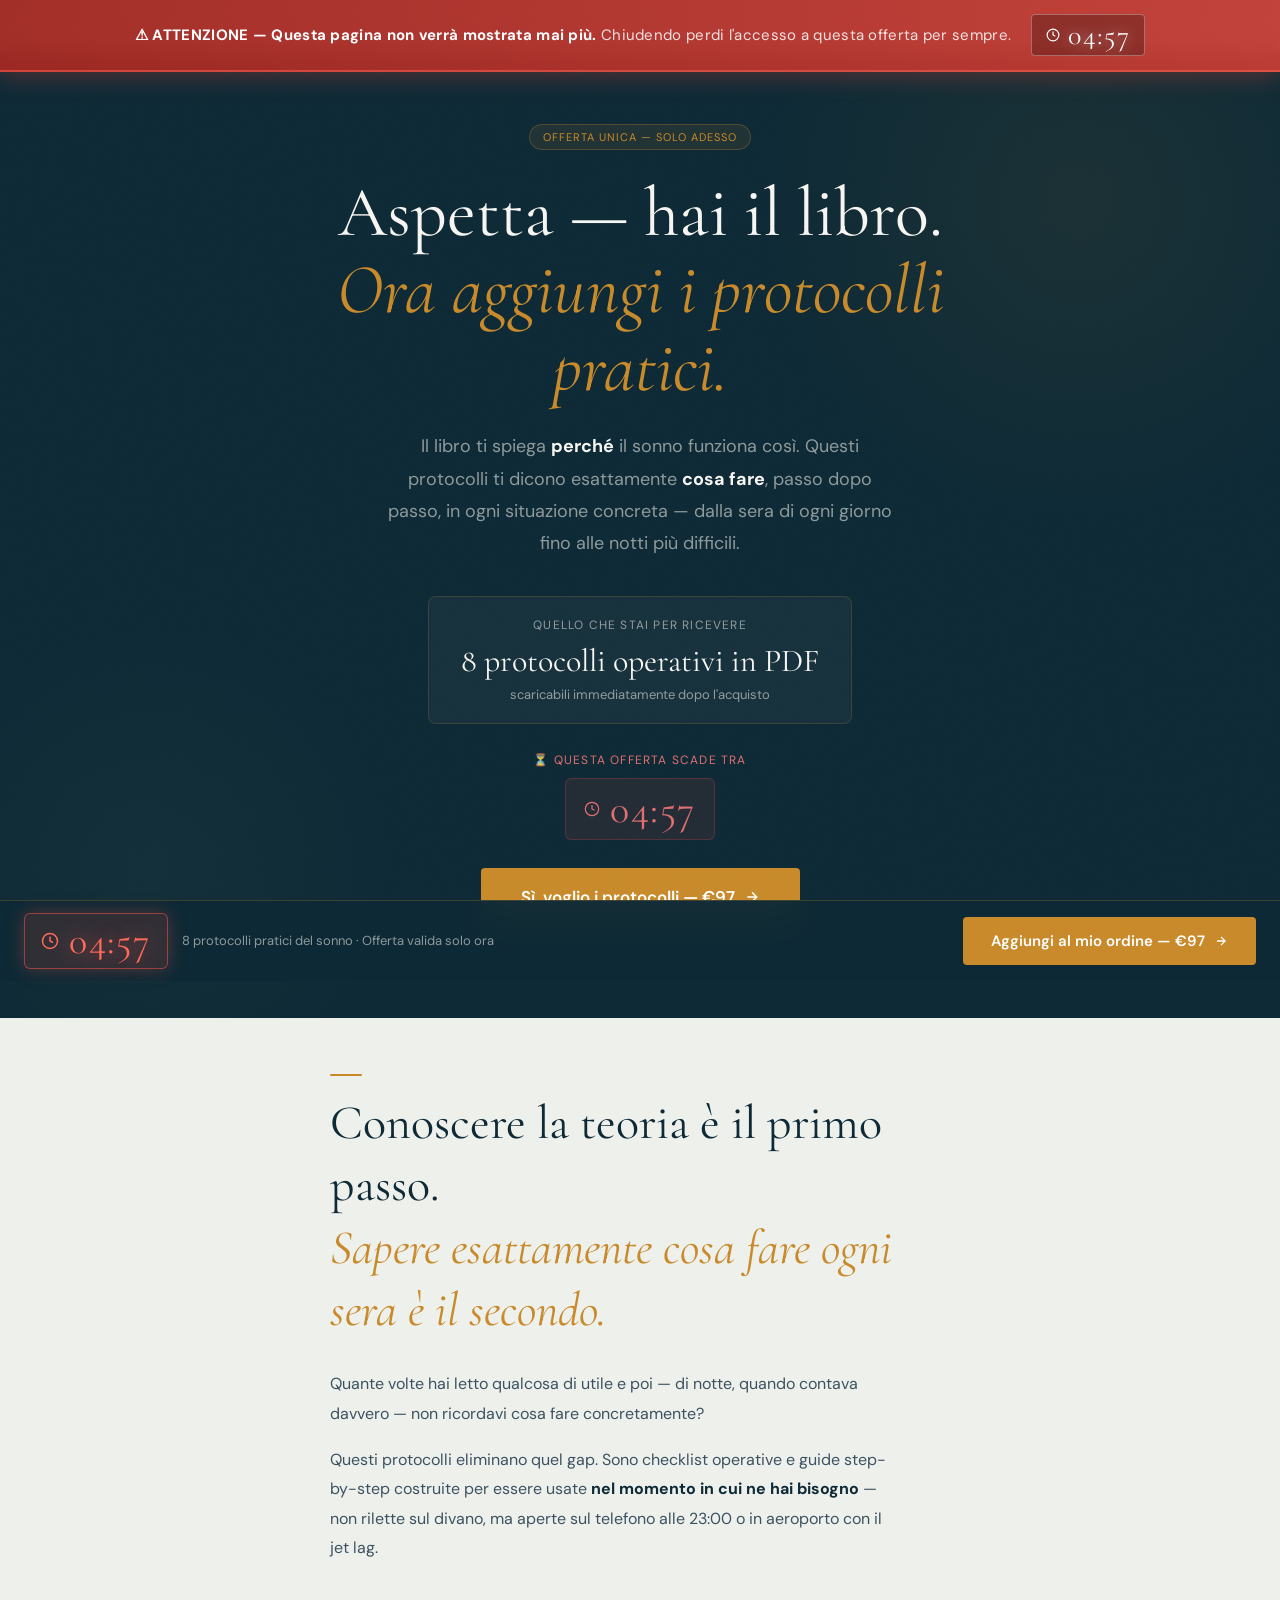
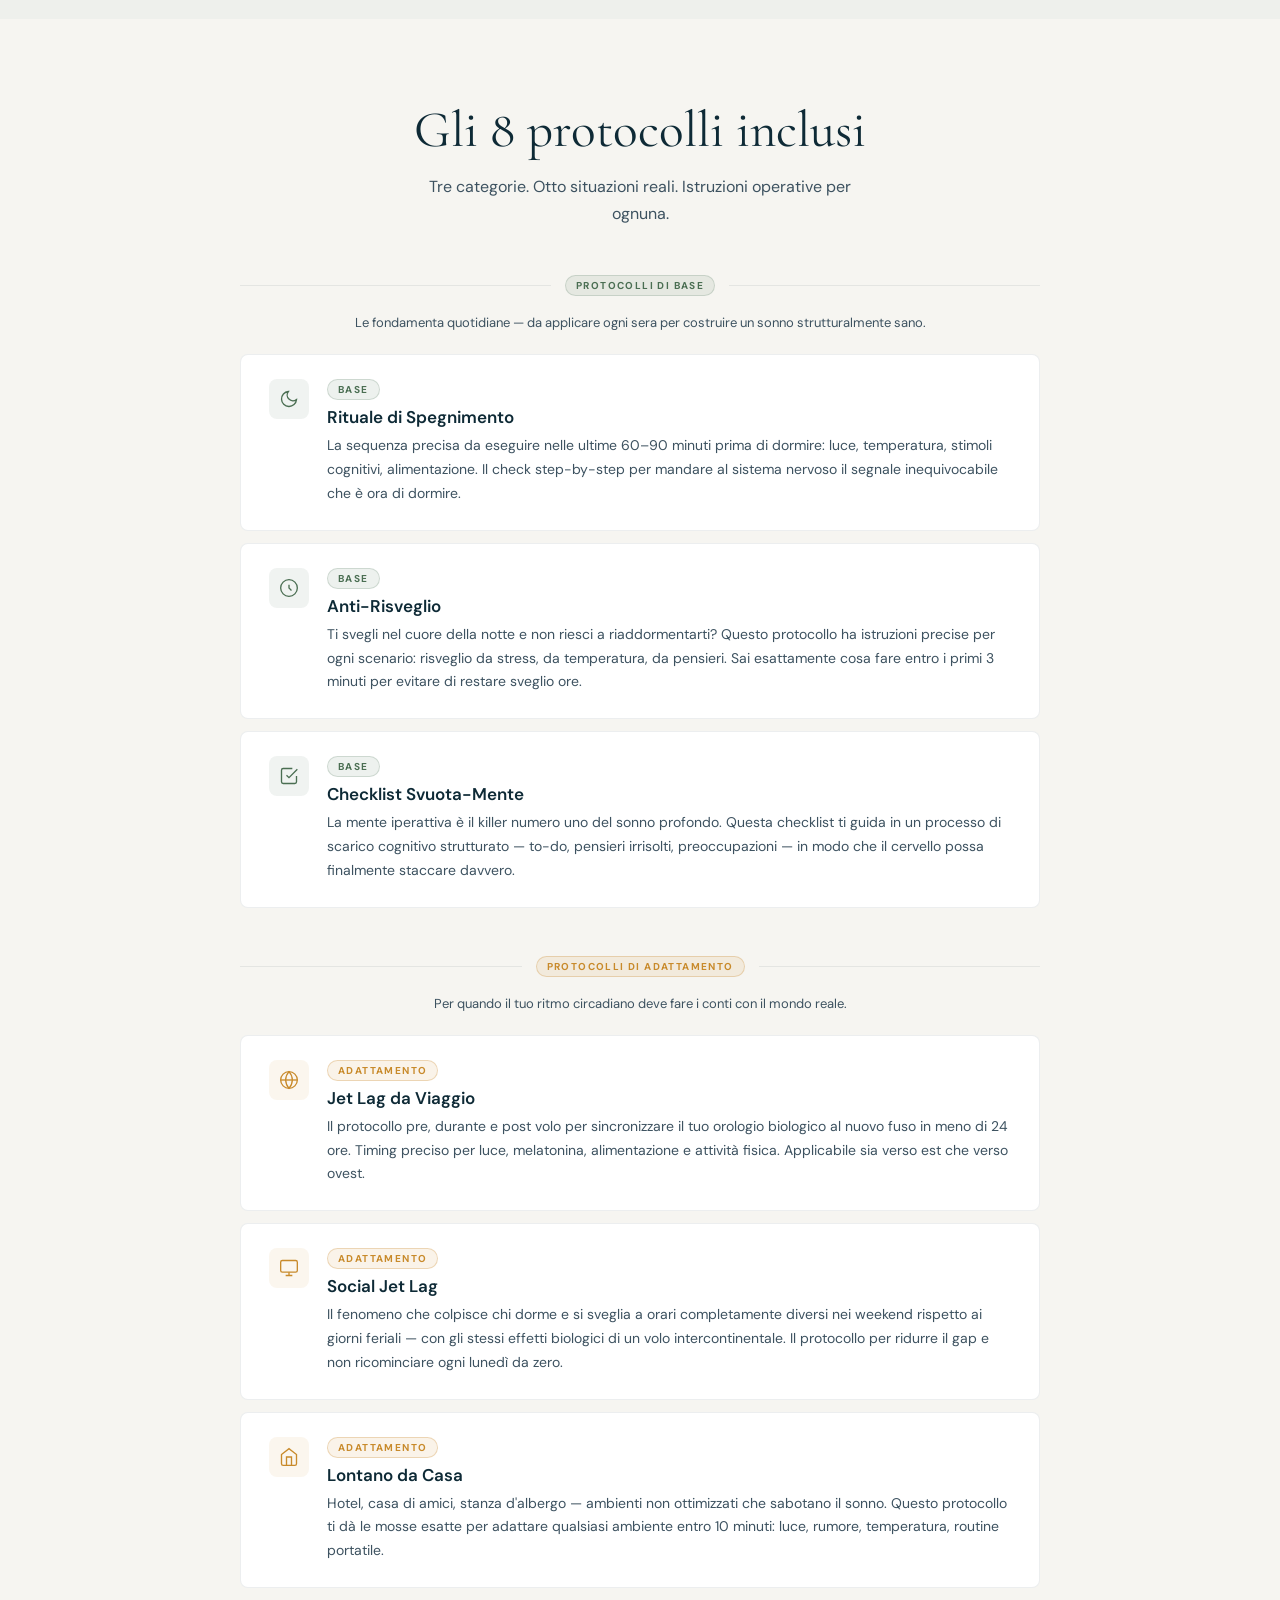
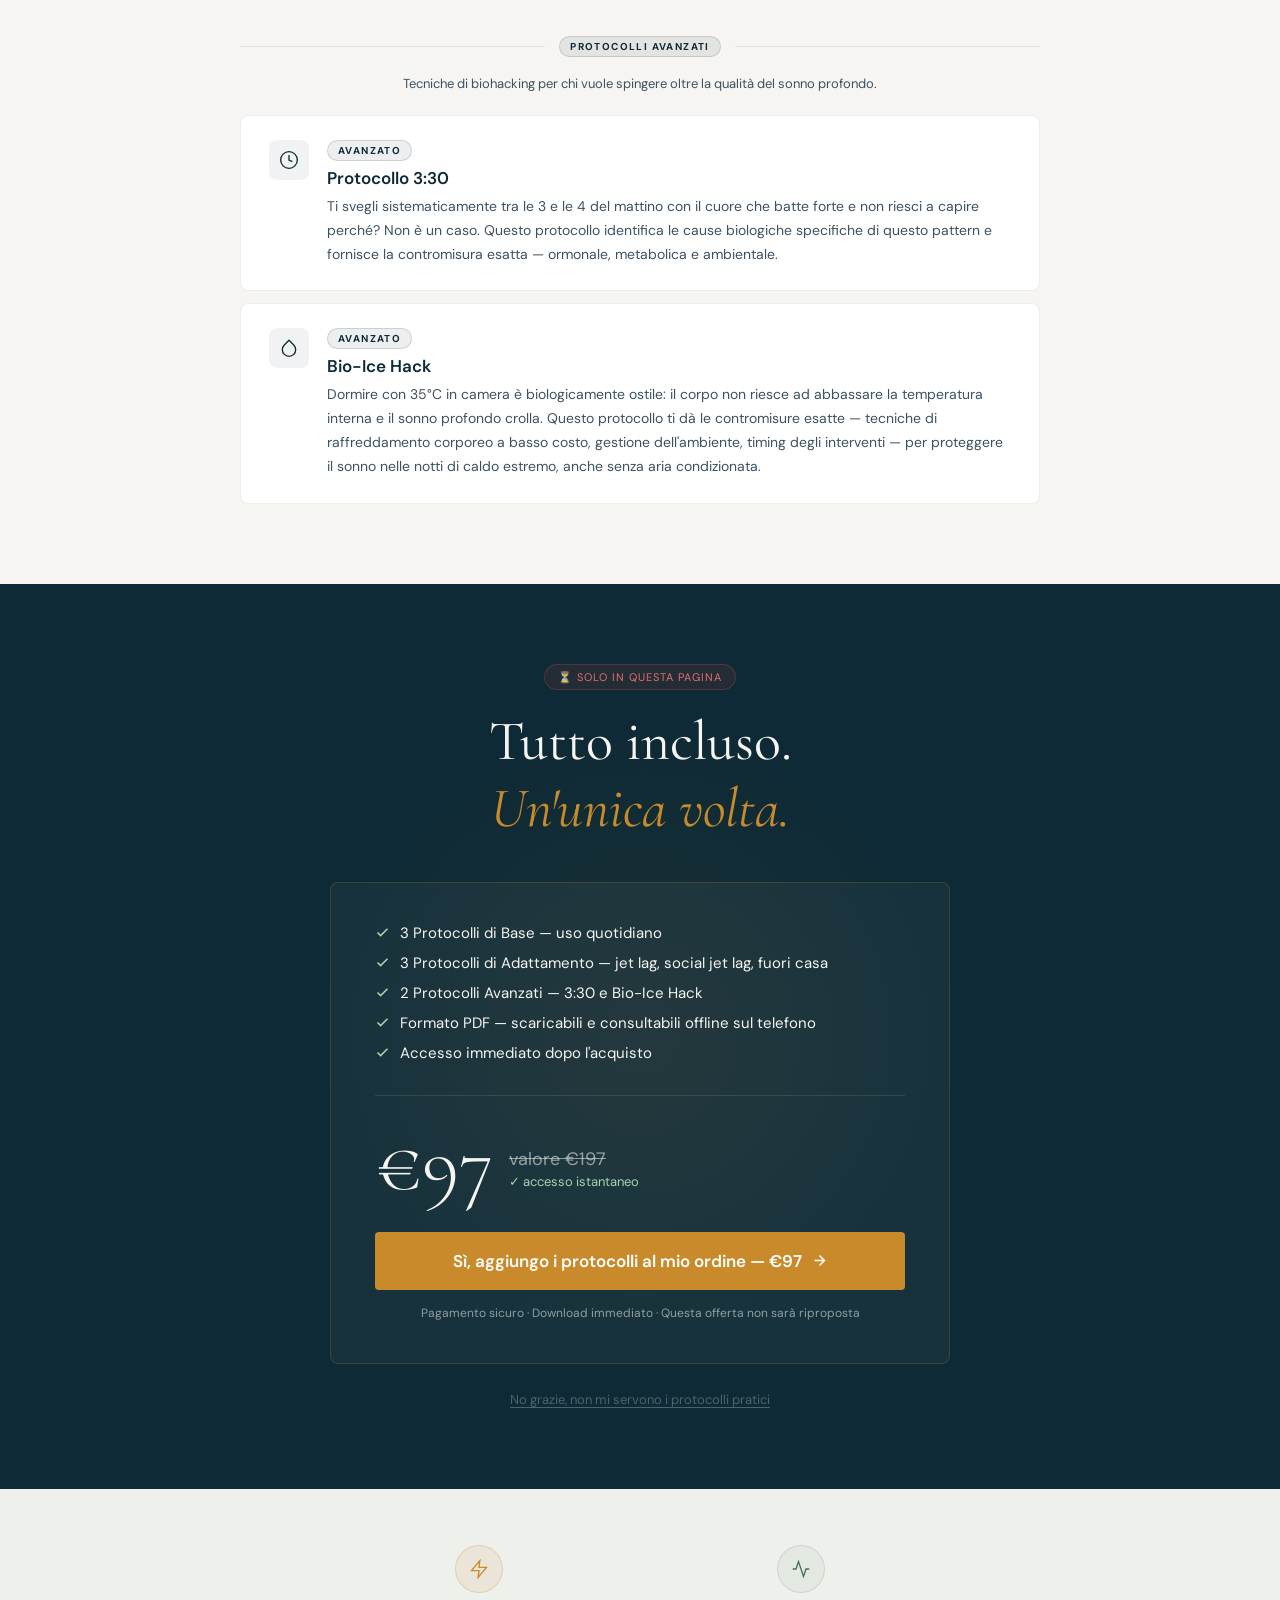
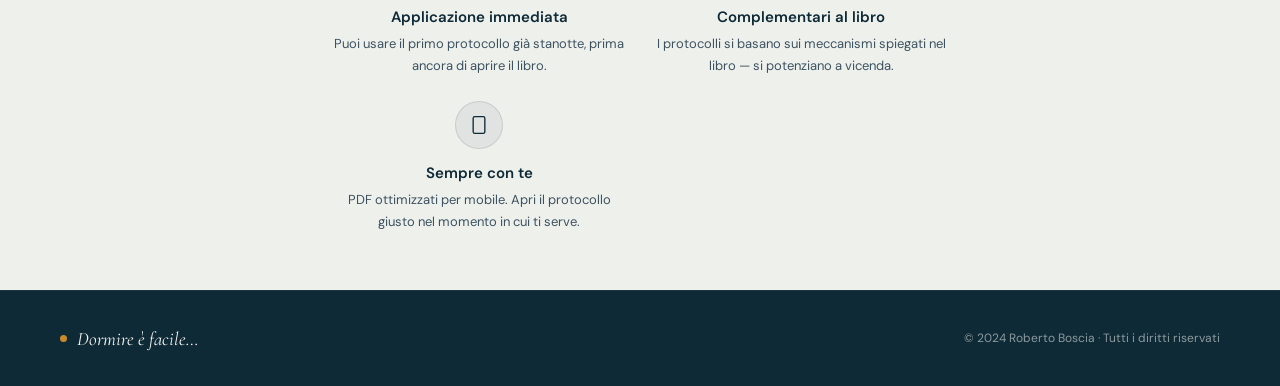
<file: oto.html>
<!DOCTYPE html>
<html lang="it">
<head>
  <meta name="robots" content="noindex, nofollow">
  <meta charset="UTF-8">
  <meta name="viewport" content="width=device-width, initial-scale=1.0">
  <title>Offerta Esclusiva — I Protocolli Pratici del Sonno · Roberto Boscia</title>

  <link rel="preconnect" href="https://fonts.googleapis.com">
  <link rel="preconnect" href="https://fonts.gstatic.com" crossorigin>
  <link rel="preload" as="style" href="https://fonts.googleapis.com/css2?family=Cormorant+Garamond:ital,wght@0,300;0,400;0,500;0,600;1,300;1,400;1,500;1,600&family=DM+Sans:ital,opsz,wght@0,9..40,300;0,9..40,400;0,9..40,500;1,9..40,300;1,9..40,400&display=swap" onload="this.onload=null;this.rel='stylesheet'">
  <noscript><link rel="stylesheet" href="https://fonts.googleapis.com/css2?family=Cormorant+Garamond:ital,wght@0,300;0,400;0,500;0,600;1,300;1,400;1,500;1,600&family=DM+Sans:ital,opsz,wght@0,9..40,300;0,9..40,400;0,9..40,500;1,9..40,300;1,9..40,400&display=swap"></noscript>

  <style>
    :root {
      --petrol:#0E2A36; --slate:#2F4652; --bg:#F6F5F1; --white:#FFFFFF;
      --green:#6D8A73; --amber:#C88A2B; --amber-h:#A66E18; --amber-dim:#C9A64E;
      --text-d:#F6F5F1; --text-d2:rgba(246,245,241,0.55);
      --text-l:#0E2A36; --text-l2:#3D5260; --text-l3:#7A8F98;
    }
    *,*::before,*::after{box-sizing:border-box;margin:0;padding:0;}
    html{scroll-behavior:smooth;}
    body{background:var(--bg);font-family:'DM Sans',sans-serif;color:var(--text-l);overflow-x:hidden;-webkit-font-smoothing:antialiased;}
    body::after{content:'';position:fixed;inset:0;background-image:url("data:image/svg+xml,%3Csvg xmlns='http://www.w3.org/2000/svg' width='300' height='300'%3E%3Cfilter id='n'%3E%3CfeTurbulence type='fractalNoise' baseFrequency='0.85' numOctaves='4' stitchTiles='stitch'/%3E%3C/filter%3E%3Crect width='300' height='300' filter='url(%23n)' opacity='1'/%3E%3C/svg%3E");opacity:.022;pointer-events:none;z-index:9998;mix-blend-mode:overlay;}
    .f-display{font-family:'Cormorant Garamond',serif;}
    .dark-section{background:var(--petrol);color:var(--text-d);}
    .dark-section .muted{color:var(--text-d2);}
    .light-section{background:var(--bg);color:var(--text-l);}
    .light-section .muted{color:var(--text-l3);}
    .light-section .semi{color:var(--text-l2);}
    .btn-amber{display:inline-flex;align-items:center;gap:9px;background:var(--amber);color:#fff;font-family:'DM Sans',sans-serif;font-weight:600;font-size:15px;padding:14px 28px;border-radius:4px;text-decoration:none;border:none;cursor:pointer;transition:background 220ms,transform 220ms,box-shadow 220ms;}
    .btn-amber:hover{background:var(--amber-h);transform:translateY(-2px);box-shadow:0 16px 44px rgba(200,138,43,.32);}
    .btn-amber.lg{font-size:17px;padding:18px 40px;}
    .btn-ghost-d{display:inline-flex;align-items:center;gap:8px;border:1px solid rgba(246,245,241,.28);color:var(--text-d);font-family:'DM Sans',sans-serif;font-size:14px;font-weight:400;padding:12px 24px;border-radius:4px;text-decoration:none;background:none;cursor:pointer;transition:background 220ms,border-color 220ms;}
    .btn-ghost-d:hover{background:rgba(246,245,241,.06);border-color:rgba(246,245,241,.5);}
    .badge-amber{display:inline-flex;align-items:center;gap:6px;background:rgba(200,138,43,.1);border:1px solid rgba(200,138,43,.28);color:var(--amber);font-size:11px;letter-spacing:.09em;text-transform:uppercase;padding:5px 13px;border-radius:100px;font-family:'DM Sans',sans-serif;}
    .badge-red{display:inline-flex;align-items:center;gap:6px;background:rgba(192,71,63,.12);border:1px solid rgba(192,71,63,.3);color:#e07070;font-size:11px;letter-spacing:.09em;text-transform:uppercase;padding:5px 13px;border-radius:100px;font-family:'DM Sans',sans-serif;}
    .rule-d{height:1px;background:rgba(246,245,241,.1);}
    .rule-amber{height:1px;background:linear-gradient(90deg,transparent,var(--amber),transparent);opacity:.4;}
    .aline{display:block;width:32px;height:2px;background:var(--amber);border-radius:2px;margin-bottom:16px;}
    .card-l{background:var(--white);border:1px solid rgba(14,42,54,.08);border-radius:8px;transition:border-color 280ms,transform 280ms,box-shadow 280ms;}
    .card-d{background:rgba(255,255,255,.04);border:1px solid rgba(246,245,241,.08);border-radius:8px;}
    .price{font-family:'Cormorant Garamond',serif;font-weight:300;line-height:1;}
    .reveal{opacity:0;transform:translateY(44px);transition:opacity .8s ease,transform .8s ease;}
    .reveal.revealed{opacity:1;transform:translateY(0);}
    @keyframes enterUp{from{opacity:0;transform:translateY(26px);}to{opacity:1;transform:translateY(0);}}
    .e1{animation:enterUp .7s ease forwards .05s;opacity:0;}
    .e2{animation:enterUp .7s ease forwards .2s;opacity:0;}
    .e3{animation:enterUp .7s ease forwards .38s;opacity:0;}
    .e4{animation:enterUp .7s ease forwards .54s;opacity:0;}
    .e5{animation:enterUp .7s ease forwards .70s;opacity:0;}
    .sp{padding:80px 32px;}
    .sp-sm{padding:56px 32px;}
    .inner{max-width:1160px;margin:auto;}
    .inner-md{max-width:800px;margin:auto;}
    .inner-sm{max-width:620px;margin:auto;}
    .check-icon{flex-shrink:0;margin-top:2px;}

    /* OTO alert bar */
    .oto-alert{position:fixed;top:0;left:0;right:0;z-index:300;background:linear-gradient(90deg,rgba(160,40,34,.97),rgba(192,60,52,.97));border-bottom:2px solid rgba(255,100,85,.5);padding:14px 24px;text-align:center;backdrop-filter:blur(10px);box-shadow:0 4px 24px rgba(192,60,52,.4);}
    body{padding-top:52px;}

    /* Protocol category label */
    .cat-label{font-size:10px;font-weight:700;letter-spacing:.14em;text-transform:uppercase;padding:3px 10px;border-radius:100px;}
    .cat-base{background:rgba(109,138,115,.12);color:#4A6E52;border:1px solid rgba(109,138,115,.25);}
    .cat-adapt{background:rgba(200,138,43,.1);color:var(--amber);border:1px solid rgba(200,138,43,.28);}
    .cat-adv{background:rgba(14,42,54,.08);color:var(--petrol);border:1px solid rgba(14,42,54,.15);}
    .cat-adv-d{background:rgba(246,245,241,.06);color:var(--text-d2);border:1px solid rgba(246,245,241,.15);}

    /* Protocol card */
    .proto-card{background:var(--white);border:1px solid rgba(14,42,54,.08);border-radius:8px;padding:24px 28px;display:flex;gap:18px;align-items:flex-start;transition:border-color 280ms,transform 280ms,box-shadow 280ms;}
    .proto-card:hover{border-color:rgba(200,138,43,.25);transform:translateY(-2px);box-shadow:0 12px 36px rgba(14,42,54,.07);}
    .proto-icon{width:40px;height:40px;border-radius:8px;display:flex;align-items:center;justify-content:center;flex-shrink:0;}

    /* Strikethrough price */
    .price-old{font-size:18px;color:var(--text-l3);text-decoration:line-through;font-family:'DM Sans',sans-serif;font-weight:400;}

    /* Pulse dot */
    .pulse{width:7px;height:7px;border-radius:50%;background:var(--amber);animation:pulseAnim 2.4s ease-in-out infinite;display:inline-block;}
    @keyframes pulseAnim{0%,100%{opacity:1;box-shadow:0 0 0 0 rgba(200,138,43,.5);}50%{opacity:.7;box-shadow:0 0 0 7px rgba(200,138,43,0);}}

    /* Separator */
    .cat-sep{display:flex;align-items:center;gap:14px;margin:32px 0 16px;}
    .cat-sep-line{flex:1;height:1px;background:rgba(14,42,54,.08);}

    /* Timer */
    .timer-wrap{display:inline-flex;align-items:center;gap:10px;background:rgba(192,71,63,.12);border:1px solid rgba(192,71,63,.3);border-radius:6px;padding:10px 18px;}
    .timer-digits{font-family:'Cormorant Garamond',serif;font-size:clamp(28px,4vw,40px);font-weight:400;color:#e07070;line-height:1;letter-spacing:.04em;min-width:4ch;text-align:center;}
    .timer-expired .timer-digits{color:rgba(224,112,112,.4);}
    @keyframes timerPulse{0%,100%{opacity:1;}50%{opacity:.4;}}
    .timer-colon{animation:timerPulse 1s step-start infinite;color:#e07070;font-family:'Cormorant Garamond',serif;font-size:clamp(28px,4vw,40px);}

    /* Sticky bar */
    .sticky-bar{position:fixed;bottom:0;left:0;right:0;z-index:200;background:rgba(14,42,54,.97);backdrop-filter:blur(16px);border-top:1px solid rgba(200,138,43,.25);padding:12px 24px;display:flex;align-items:center;justify-content:space-between;gap:16px;transform:translateY(100%);transition:transform 320ms ease;}
    .sticky-bar.visible{transform:translateY(0);}

    @media(max-width:768px){
      .sp{padding:56px 20px;}
      .sp-sm{padding:40px 20px;}
      .btn-amber.lg{font-size:15px;padding:16px 28px;}
      .proto-card{padding:18px 20px;}
      .sticky-bar{flex-direction:column;padding:10px 16px;gap:10px;}
      .sticky-bar .sticky-left{text-align:center;}
    }
  </style>
</head>
<body>

<!-- ══ OTO ALERT BAR ══ -->
<div class="oto-alert">
  <div style="display:flex;align-items:center;justify-content:center;gap:20px;flex-wrap:wrap;">
    <p style="font-size:15px;font-weight:700;color:#fff;letter-spacing:.02em;">
      ⚠ ATTENZIONE — Questa pagina non verrà mostrata mai più.
      <span style="font-weight:400;color:rgba(255,255,255,.85);"> Chiudendo perdi l'accesso a questa offerta per sempre.</span>
    </p>
    <div style="display:flex;align-items:center;gap:8px;background:rgba(0,0,0,.25);border:1px solid rgba(255,255,255,.3);border-radius:4px;padding:6px 14px;flex-shrink:0;">
      <svg width="14" height="14" viewBox="0 0 24 24" fill="none" stroke="#fff" stroke-width="2"><circle cx="12" cy="12" r="10"/><polyline points="12 6 12 12 16 14"/></svg>
      <span style="font-family:'Cormorant Garamond',serif;font-size:28px;font-weight:400;color:#fff;line-height:1;letter-spacing:.05em;text-shadow:0 0 14px rgba(255,255,255,.6);" id="topTimerDisplay">05:00</span>
    </div>
  </div>
</div>


<!-- ══ HERO OTO ══ -->
<section class="dark-section" style="padding:72px 32px 64px;position:relative;overflow:hidden;">
  <div style="position:absolute;width:700px;height:700px;background:radial-gradient(circle,rgba(200,138,43,.07) 0%,transparent 65%);top:-200px;right:-150px;pointer-events:none;"></div>
  <div style="position:absolute;width:500px;height:500px;background:radial-gradient(circle,rgba(109,138,115,.06) 0%,transparent 70%);bottom:-100px;left:-100px;pointer-events:none;"></div>

  <div class="inner-sm" style="position:relative;z-index:1;text-align:center;">

    <div class="e1">
      <span class="badge-amber">Offerta Unica — Solo adesso</span>
    </div>

    <h1 class="e2 f-display" style="font-size:clamp(32px,5.5vw,72px);font-weight:400;line-height:1.1;color:var(--text-d);margin-top:24px;">
      Aspetta — hai il libro.<br>
      <em style="color:var(--amber);">Ora aggiungi i protocolli pratici.</em>
    </h1>

    <p class="e3" style="font-size:clamp(15px,1.8vw,18px);line-height:1.8;margin-top:24px;color:var(--text-d2);max-width:520px;margin-left:auto;margin-right:auto;">
      Il libro ti spiega <strong style="color:var(--text-d);">perché</strong> il sonno funziona così. Questi protocolli ti dicono esattamente <strong style="color:var(--text-d);">cosa fare</strong>, passo dopo passo, in ogni situazione concreta — dalla sera di ogni giorno fino alle notti più difficili.
    </p>

    <div class="e4" style="margin-top:36px;display:inline-block;background:rgba(255,255,255,.04);border:1px solid rgba(200,138,43,.2);border-radius:8px;padding:20px 32px;">
      <p style="font-size:12px;text-transform:uppercase;letter-spacing:.1em;color:var(--text-d2);margin-bottom:8px;">Quello che stai per ricevere</p>
      <p class="f-display" style="font-size:clamp(22px,3vw,32px);color:var(--text-d);font-weight:400;">8 protocolli operativi in PDF</p>
      <p style="font-size:13px;color:var(--text-d2);margin-top:6px;">scaricabili immediatamente dopo l'acquisto</p>
    </div>

    <div class="e4" style="margin-top:28px;">
      <p style="font-size:12px;text-transform:uppercase;letter-spacing:.1em;color:#e07070;margin-bottom:10px;">⏳ Questa offerta scade tra</p>
      <div class="timer-wrap" id="heroTimer">
        <svg width="16" height="16" viewBox="0 0 24 24" fill="none" stroke="#e07070" stroke-width="1.8"><circle cx="12" cy="12" r="10"/><polyline points="12 6 12 12 16 14"/></svg>
        <span class="timer-digits" id="heroTimerDisplay">05:00</span>
      </div>
    </div>

    <div class="e5" style="margin-top:28px;">
      <a href="#offerta" class="btn-amber lg">
        Sì, voglio i protocolli — €97
        <svg width="16" height="16" viewBox="0 0 24 24" fill="none" stroke="currentColor" stroke-width="2.2"><path d="M5 12h14M12 5l7 7-7 7"/></svg>
      </a>
      <p style="font-size:12px;color:var(--text-d2);margin-top:12px;">
        <a href="#" id="skipLink" style="color:var(--text-d2);text-decoration:underline;text-underline-offset:3px;opacity:.6;">No grazie, non mi servono i protocolli pratici</a>
      </p>
    </div>

  </div>
</section>


<!-- ══ IL PROBLEMA DEL "SO MA NON FACCIO" ══ -->
<section class="light-section sp-sm" style="background:#EEF0EC;">
  <div class="inner-sm">
    <div class="reveal">
      <span class="aline"></span>
      <h2 class="f-display" style="font-size:clamp(24px,4vw,48px);font-weight:400;color:var(--petrol);line-height:1.3;">
        Conoscere la teoria è il primo passo.<br>
        <em style="color:var(--amber);">Sapere esattamente cosa fare ogni sera è il secondo.</em>
      </h2>
    </div>
    <div class="reveal" style="margin-top:28px;max-width:560px;">
      <p class="semi" style="font-size:16px;line-height:1.85;margin-bottom:16px;">
        Quante volte hai letto qualcosa di utile e poi — di notte, quando contava davvero — non ricordavi cosa fare concretamente?
      </p>
      <p class="semi" style="font-size:16px;line-height:1.85;">
        Questi protocolli eliminano quel gap. Sono checklist operative e guide step-by-step costruite per essere usate <strong style="color:var(--petrol);">nel momento in cui ne hai bisogno</strong> — non rilette sul divano, ma aperte sul telefono alle 23:00 o in aeroporto con il jet lag.
      </p>
    </div>
  </div>
</section>


<!-- ══ I PROTOCOLLI ══ -->
<section class="light-section sp">
  <div class="inner-md">

    <div class="reveal" style="text-align:center;margin-bottom:48px;">
      <h2 class="f-display" style="font-size:clamp(26px,4vw,54px);font-weight:400;color:var(--petrol);">Gli 8 protocolli inclusi</h2>
      <p class="semi" style="font-size:16px;margin-top:12px;line-height:1.7;max-width:440px;margin-left:auto;margin-right:auto;">Tre categorie. Otto situazioni reali. Istruzioni operative per ognuna.</p>
    </div>

    <!-- CATEGORIA: BASE -->
    <div class="reveal">
      <div class="cat-sep">
        <div class="cat-sep-line"></div>
        <span class="cat-label cat-base">Protocolli di Base</span>
        <div class="cat-sep-line"></div>
      </div>
      <p class="semi" style="font-size:13px;line-height:1.7;margin-bottom:20px;text-align:center;">Le fondamenta quotidiane — da applicare ogni sera per costruire un sonno strutturalmente sano.</p>

      <div style="display:flex;flex-direction:column;gap:12px;">

        <div class="proto-card">
          <div class="proto-icon" style="background:rgba(109,138,115,.1);">
            <svg width="20" height="20" viewBox="0 0 24 24" fill="none" stroke="#4A6E52" stroke-width="1.6"><path d="M21 12.79A9 9 0 1 1 11.21 3 7 7 0 0 0 21 12.79z"/></svg>
          </div>
          <div>
            <div style="display:flex;align-items:center;gap:10px;margin-bottom:6px;">
              <span class="cat-label cat-base">Base</span>
            </div>
            <h3 style="font-size:17px;font-weight:600;color:var(--petrol);margin-bottom:6px;">Rituale di Spegnimento</h3>
            <p class="semi" style="font-size:14px;line-height:1.7;">La sequenza precisa da eseguire nelle ultime 60–90 minuti prima di dormire: luce, temperatura, stimoli cognitivi, alimentazione. Il check step-by-step per mandare al sistema nervoso il segnale inequivocabile che è ora di dormire.</p>
          </div>
        </div>

        <div class="proto-card">
          <div class="proto-icon" style="background:rgba(109,138,115,.1);">
            <svg width="20" height="20" viewBox="0 0 24 24" fill="none" stroke="#4A6E52" stroke-width="1.6"><path d="M12 22c5.523 0 10-4.477 10-10S17.523 2 12 2 2 6.477 2 12s4.477 10 10 10z"/><path d="M12 8v4l3 3"/></svg>
          </div>
          <div>
            <div style="display:flex;align-items:center;gap:10px;margin-bottom:6px;">
              <span class="cat-label cat-base">Base</span>
            </div>
            <h3 style="font-size:17px;font-weight:600;color:var(--petrol);margin-bottom:6px;">Anti-Risveglio</h3>
            <p class="semi" style="font-size:14px;line-height:1.7;">Ti svegli nel cuore della notte e non riesci a riaddormentarti? Questo protocollo ha istruzioni precise per ogni scenario: risveglio da stress, da temperatura, da pensieri. Sai esattamente cosa fare entro i primi 3 minuti per evitare di restare sveglio ore.</p>
          </div>
        </div>

        <div class="proto-card">
          <div class="proto-icon" style="background:rgba(109,138,115,.1);">
            <svg width="20" height="20" viewBox="0 0 24 24" fill="none" stroke="#4A6E52" stroke-width="1.6"><polyline points="9 11 12 14 22 4"/><path d="M21 12v7a2 2 0 0 1-2 2H5a2 2 0 0 1-2-2V5a2 2 0 0 1 2-2h11"/></svg>
          </div>
          <div>
            <div style="display:flex;align-items:center;gap:10px;margin-bottom:6px;">
              <span class="cat-label cat-base">Base</span>
            </div>
            <h3 style="font-size:17px;font-weight:600;color:var(--petrol);margin-bottom:6px;">Checklist Svuota-Mente</h3>
            <p class="semi" style="font-size:14px;line-height:1.7;">La mente iperattiva è il killer numero uno del sonno profondo. Questa checklist ti guida in un processo di scarico cognitivo strutturato — to-do, pensieri irrisolti, preoccupazioni — in modo che il cervello possa finalmente staccare davvero.</p>
          </div>
        </div>

      </div>
    </div>

    <!-- CATEGORIA: ADATTAMENTO -->
    <div class="reveal">
      <div class="cat-sep" style="margin-top:48px;">
        <div class="cat-sep-line"></div>
        <span class="cat-label cat-adapt">Protocolli di Adattamento</span>
        <div class="cat-sep-line"></div>
      </div>
      <p class="semi" style="font-size:13px;line-height:1.7;margin-bottom:20px;text-align:center;">Per quando il tuo ritmo circadiano deve fare i conti con il mondo reale.</p>

      <div style="display:flex;flex-direction:column;gap:12px;">

        <div class="proto-card">
          <div class="proto-icon" style="background:rgba(200,138,43,.08);">
            <svg width="20" height="20" viewBox="0 0 24 24" fill="none" stroke="#C88A2B" stroke-width="1.6"><circle cx="12" cy="12" r="10"/><line x1="2" y1="12" x2="22" y2="12"/><path d="M12 2a15.3 15.3 0 0 1 4 10 15.3 15.3 0 0 1-4 10 15.3 15.3 0 0 1-4-10 15.3 15.3 0 0 1 4-10z"/></svg>
          </div>
          <div>
            <div style="display:flex;align-items:center;gap:10px;margin-bottom:6px;">
              <span class="cat-label cat-adapt">Adattamento</span>
            </div>
            <h3 style="font-size:17px;font-weight:600;color:var(--petrol);margin-bottom:6px;">Jet Lag da Viaggio</h3>
            <p class="semi" style="font-size:14px;line-height:1.7;">Il protocollo pre, durante e post volo per sincronizzare il tuo orologio biologico al nuovo fuso in meno di 24 ore. Timing preciso per luce, melatonina, alimentazione e attività fisica. Applicabile sia verso est che verso ovest.</p>
          </div>
        </div>

        <div class="proto-card">
          <div class="proto-icon" style="background:rgba(200,138,43,.08);">
            <svg width="20" height="20" viewBox="0 0 24 24" fill="none" stroke="#C88A2B" stroke-width="1.6"><rect x="2" y="3" width="20" height="14" rx="2"/><path d="M8 21h8M12 17v4"/></svg>
          </div>
          <div>
            <div style="display:flex;align-items:center;gap:10px;margin-bottom:6px;">
              <span class="cat-label cat-adapt">Adattamento</span>
            </div>
            <h3 style="font-size:17px;font-weight:600;color:var(--petrol);margin-bottom:6px;">Social Jet Lag</h3>
            <p class="semi" style="font-size:14px;line-height:1.7;">Il fenomeno che colpisce chi dorme e si sveglia a orari completamente diversi nei weekend rispetto ai giorni feriali — con gli stessi effetti biologici di un volo intercontinentale. Il protocollo per ridurre il gap e non ricominciare ogni lunedì da zero.</p>
          </div>
        </div>

        <div class="proto-card">
          <div class="proto-icon" style="background:rgba(200,138,43,.08);">
            <svg width="20" height="20" viewBox="0 0 24 24" fill="none" stroke="#C88A2B" stroke-width="1.6"><path d="M3 9l9-7 9 7v11a2 2 0 0 1-2 2H5a2 2 0 0 1-2-2z"/><polyline points="9 22 9 12 15 12 15 22"/></svg>
          </div>
          <div>
            <div style="display:flex;align-items:center;gap:10px;margin-bottom:6px;">
              <span class="cat-label cat-adapt">Adattamento</span>
            </div>
            <h3 style="font-size:17px;font-weight:600;color:var(--petrol);margin-bottom:6px;">Lontano da Casa</h3>
            <p class="semi" style="font-size:14px;line-height:1.7;">Hotel, casa di amici, stanza d'albergo — ambienti non ottimizzati che sabotano il sonno. Questo protocollo ti dà le mosse esatte per adattare qualsiasi ambiente entro 10 minuti: luce, rumore, temperatura, routine portatile.</p>
          </div>
        </div>

      </div>
    </div>

    <!-- CATEGORIA: AVANZATI -->
    <div class="reveal">
      <div class="cat-sep" style="margin-top:48px;">
        <div class="cat-sep-line"></div>
        <span class="cat-label cat-adv">Protocolli Avanzati</span>
        <div class="cat-sep-line"></div>
      </div>
      <p class="semi" style="font-size:13px;line-height:1.7;margin-bottom:20px;text-align:center;">Tecniche di biohacking per chi vuole spingere oltre la qualità del sonno profondo.</p>

      <div style="display:flex;flex-direction:column;gap:12px;">

        <div class="proto-card">
          <div class="proto-icon" style="background:rgba(14,42,54,.06);">
            <svg width="20" height="20" viewBox="0 0 24 24" fill="none" stroke="var(--petrol)" stroke-width="1.6"><path d="M12 22c5.523 0 10-4.477 10-10S17.523 2 12 2 2 6.477 2 12s4.477 10 10 10z"/><path d="M12 6v6l4 2"/></svg>
          </div>
          <div>
            <div style="display:flex;align-items:center;gap:10px;margin-bottom:6px;">
              <span class="cat-label cat-adv">Avanzato</span>
            </div>
            <h3 style="font-size:17px;font-weight:600;color:var(--petrol);margin-bottom:6px;">Protocollo 3:30</h3>
            <p class="semi" style="font-size:14px;line-height:1.7;">Ti svegli sistematicamente tra le 3 e le 4 del mattino con il cuore che batte forte e non riesci a capire perché? Non è un caso. Questo protocollo identifica le cause biologiche specifiche di questo pattern e fornisce la contromisura esatta — ormonale, metabolica e ambientale.</p>
          </div>
        </div>

        <div class="proto-card">
          <div class="proto-icon" style="background:rgba(14,42,54,.06);">
            <svg width="20" height="20" viewBox="0 0 24 24" fill="none" stroke="var(--petrol)" stroke-width="1.6"><path d="M12 2.69l5.66 5.66a8 8 0 1 1-11.31 0z"/></svg>
          </div>
          <div>
            <div style="display:flex;align-items:center;gap:10px;margin-bottom:6px;">
              <span class="cat-label cat-adv">Avanzato</span>
            </div>
            <h3 style="font-size:17px;font-weight:600;color:var(--petrol);margin-bottom:6px;">Bio-Ice Hack</h3>
            <p class="semi" style="font-size:14px;line-height:1.7;">Dormire con 35°C in camera è biologicamente ostile: il corpo non riesce ad abbassare la temperatura interna e il sonno profondo crolla. Questo protocollo ti dà le contromisure esatte — tecniche di raffreddamento corporeo a basso costo, gestione dell'ambiente, timing degli interventi — per proteggere il sonno nelle notti di caldo estremo, anche senza aria condizionata.</p>
          </div>
        </div>

      </div>
    </div>

  </div>
</section>


<!-- ══ OFFERTA ══ -->
<section class="dark-section sp" id="offerta" style="position:relative;overflow:hidden;">
  <div style="position:absolute;width:700px;height:700px;background:radial-gradient(circle,rgba(200,138,43,.07) 0%,transparent 65%);top:50%;left:50%;transform:translate(-50%,-50%);pointer-events:none;"></div>

  <div class="inner-sm reveal" style="position:relative;z-index:1;">
    <div style="text-align:center;margin-bottom:40px;">
      <span class="badge-red">⏳ Solo in questa pagina</span>
      <h2 class="f-display" style="font-size:clamp(26px,4.5vw,56px);font-weight:400;color:var(--text-d);margin-top:18px;line-height:1.2;">
        Tutto incluso.<br>
        <em style="color:var(--amber);">Un'unica volta.</em>
      </h2>
    </div>

    <div class="card-d" style="padding:40px 44px;border-color:rgba(200,138,43,.2);">

      <!-- Cosa ricevi -->
      <div style="display:flex;flex-direction:column;gap:10px;margin-bottom:32px;">
        <div style="display:flex;gap:10px;align-items:flex-start;">
          <svg class="check-icon" width="15" height="15" viewBox="0 0 24 24" fill="none" stroke="#A8D4B0" stroke-width="2.5"><polyline points="20 6 9 17 4 12"/></svg>
          <p style="font-size:15px;color:var(--text-d);">3 Protocolli di Base — uso quotidiano</p>
        </div>
        <div style="display:flex;gap:10px;align-items:flex-start;">
          <svg class="check-icon" width="15" height="15" viewBox="0 0 24 24" fill="none" stroke="#A8D4B0" stroke-width="2.5"><polyline points="20 6 9 17 4 12"/></svg>
          <p style="font-size:15px;color:var(--text-d);">3 Protocolli di Adattamento — jet lag, social jet lag, fuori casa</p>
        </div>
        <div style="display:flex;gap:10px;align-items:flex-start;">
          <svg class="check-icon" width="15" height="15" viewBox="0 0 24 24" fill="none" stroke="#A8D4B0" stroke-width="2.5"><polyline points="20 6 9 17 4 12"/></svg>
          <p style="font-size:15px;color:var(--text-d);">2 Protocolli Avanzati — 3:30 e Bio-Ice Hack</p>
        </div>
        <div style="display:flex;gap:10px;align-items:flex-start;">
          <svg class="check-icon" width="15" height="15" viewBox="0 0 24 24" fill="none" stroke="#A8D4B0" stroke-width="2.5"><polyline points="20 6 9 17 4 12"/></svg>
          <p style="font-size:15px;color:var(--text-d);">Formato PDF — scaricabili e consultabili offline sul telefono</p>
        </div>
        <div style="display:flex;gap:10px;align-items:flex-start;">
          <svg class="check-icon" width="15" height="15" viewBox="0 0 24 24" fill="none" stroke="#A8D4B0" stroke-width="2.5"><polyline points="20 6 9 17 4 12"/></svg>
          <p style="font-size:15px;color:var(--text-d);">Accesso immediato dopo l'acquisto</p>
        </div>
      </div>

      <div class="rule-d" style="margin-bottom:28px;"></div>

      <!-- Prezzo -->
      <div style="display:flex;align-items:flex-end;gap:16px;margin-bottom:28px;flex-wrap:wrap;">
        <span class="price f-display" style="font-size:clamp(56px,8vw,80px);color:var(--text-d);">€97</span>
        <div style="padding-bottom:14px;">
          <p class="price-old" style="color:var(--text-d2);">valore €197</p>
          <p style="font-size:13px;color:#A8D4B0;margin-top:2px;">✓ accesso istantaneo</p>
        </div>
      </div>

      <a href="#" class="btn-amber lg" style="width:100%;justify-content:center;font-size:17px;">
        Sì, aggiungo i protocolli al mio ordine — €97
        <svg width="17" height="17" viewBox="0 0 24 24" fill="none" stroke="currentColor" stroke-width="2"><path d="M5 12h14M12 5l7 7-7 7"/></svg>
      </a>

      <p style="font-size:12px;text-align:center;margin-top:14px;color:var(--text-d2);line-height:1.6;">
        Pagamento sicuro · Download immediato · Questa offerta non sarà riproposta
      </p>

    </div>

    <!-- Skip link -->
    <div style="text-align:center;margin-top:24px;">
      <a href="#" id="skipLink2" style="font-size:13px;color:var(--text-d2);text-decoration:underline;text-underline-offset:3px;opacity:.5;">No grazie, non mi servono i protocolli pratici</a>
    </div>

  </div>
</section>


<!-- ══ PERCHÉ ORA ══ -->
<section class="light-section sp-sm" style="background:#EEF0EC;">
  <div class="inner-sm">
    <div class="reveal" style="display:grid;grid-template-columns:repeat(auto-fit,minmax(220px,1fr));gap:24px;text-align:center;">

      <div>
        <div style="width:48px;height:48px;border-radius:50%;background:rgba(200,138,43,.1);border:1px solid rgba(200,138,43,.25);display:flex;align-items:center;justify-content:center;margin:0 auto 14px;">
          <svg width="20" height="20" viewBox="0 0 24 24" fill="none" stroke="var(--amber)" stroke-width="1.6"><path d="M13 2L3 14h9l-1 8 10-12h-9l1-8z"/></svg>
        </div>
        <p style="font-size:15px;font-weight:600;color:var(--petrol);margin-bottom:6px;">Applicazione immediata</p>
        <p class="semi" style="font-size:13px;line-height:1.7;">Puoi usare il primo protocollo già stanotte, prima ancora di aprire il libro.</p>
      </div>

      <div>
        <div style="width:48px;height:48px;border-radius:50%;background:rgba(109,138,115,.08);border:1px solid rgba(109,138,115,.2);display:flex;align-items:center;justify-content:center;margin:0 auto 14px;">
          <svg width="20" height="20" viewBox="0 0 24 24" fill="none" stroke="#4A6E52" stroke-width="1.6"><polyline points="22 12 18 12 15 21 9 3 6 12 2 12"/></svg>
        </div>
        <p style="font-size:15px;font-weight:600;color:var(--petrol);margin-bottom:6px;">Complementari al libro</p>
        <p class="semi" style="font-size:13px;line-height:1.7;">I protocolli si basano sui meccanismi spiegati nel libro — si potenziano a vicenda.</p>
      </div>

      <div>
        <div style="width:48px;height:48px;border-radius:50%;background:rgba(14,42,54,.06);border:1px solid rgba(14,42,54,.12);display:flex;align-items:center;justify-content:center;margin:0 auto 14px;">
          <svg width="20" height="20" viewBox="0 0 24 24" fill="none" stroke="var(--petrol)" stroke-width="1.6"><rect x="5" y="2" width="14" height="20" rx="2"/><line x1="12" y1="18" x2="12.01" y2="18"/></svg>
        </div>
        <p style="font-size:15px;font-weight:600;color:var(--petrol);margin-bottom:6px;">Sempre con te</p>
        <p class="semi" style="font-size:13px;line-height:1.7;">PDF ottimizzati per mobile. Apri il protocollo giusto nel momento in cui ti serve.</p>
      </div>

    </div>
  </div>
</section>


<!-- ══ FOOTER ══ -->
<footer class="dark-section" style="padding:36px 32px;border-top:1px solid rgba(246,245,241,.06);">
  <div class="inner" style="display:flex;flex-wrap:wrap;justify-content:space-between;align-items:center;gap:16px;">
    <div style="display:flex;align-items:center;gap:10px;">
      <div class="pulse"></div>
      <span class="f-display" style="font-style:italic;font-size:19px;color:var(--text-d);">Dormire è facile…</span>
    </div>
    <p style="font-size:12px;color:var(--text-d2);text-align:right;">© 2024 Roberto Boscia · Tutti i diritti riservati</p>
  </div>
</footer>


<!-- ══ STICKY BAR ══ -->
<div class="sticky-bar" id="stickyBar">
  <div class="sticky-left" style="display:flex;align-items:center;gap:14px;flex-wrap:wrap;">
    <div style="display:flex;align-items:center;gap:10px;background:rgba(192,71,63,.2);border:1px solid rgba(224,80,70,.6);border-radius:6px;padding:8px 16px;box-shadow:0 0 18px rgba(224,80,70,.35);">
      <svg width="18" height="18" viewBox="0 0 24 24" fill="none" stroke="#ff6b5b" stroke-width="2"><circle cx="12" cy="12" r="10"/><polyline points="12 6 12 12 16 14"/></svg>
      <span style="font-family:'Cormorant Garamond',serif;font-size:38px;font-weight:400;color:#ff6b5b;line-height:1;letter-spacing:.04em;text-shadow:0 0 20px rgba(255,107,91,.7);" id="stickyTimerDisplay">05:00</span>
    </div>
    <p style="color:var(--text-d2);font-size:13px;line-height:1.4;">8 protocolli pratici del sonno · Offerta valida solo ora</p>
  </div>
  <a href="#offerta" class="btn-amber" style="white-space:nowrap;flex-shrink:0;">
    Aggiungi al mio ordine — €97
    <svg width="14" height="14" viewBox="0 0 24 24" fill="none" stroke="currentColor" stroke-width="2.2"><path d="M5 12h14M12 5l7 7-7 7"/></svg>
  </a>
</div>


<script>
  // Scroll reveal
  const revealObserver = new IntersectionObserver((entries) => {
    entries.forEach(entry => {
      if (entry.isIntersecting) {
        entry.target.classList.add('revealed');
        revealObserver.unobserve(entry.target);
      }
    });
  }, { threshold: 0.1 });
  document.querySelectorAll('.reveal').forEach(el => revealObserver.observe(el));

  // Countdown timer — 5 minuti
  const DURATION = 5 * 60;
  let remaining = DURATION;

  function fmtTime(s) {
    const m = Math.floor(s / 60);
    const sec = s % 60;
    return String(m).padStart(2,'0') + ':' + String(sec).padStart(2,'0');
  }

  function tickTimer() {
    const heroDisplay = document.getElementById('heroTimerDisplay');
    const stickyDisplay = document.getElementById('stickyTimerDisplay');
    const topDisplay = document.getElementById('topTimerDisplay');
    const heroWrap = document.getElementById('heroTimer');

    if (remaining <= 0) {
      [heroDisplay, stickyDisplay, topDisplay].forEach(el => el.textContent = '00:00');
      heroWrap.classList.add('timer-expired');
      return;
    }
    remaining--;
    const t = fmtTime(remaining);
    heroDisplay.textContent = t;
    stickyDisplay.textContent = t;
    topDisplay.textContent = t;

    if (remaining <= 60) {
      [heroDisplay, stickyDisplay, topDisplay].forEach(el => el.style.animation = 'timerPulse .5s ease-in-out infinite');
    }
    setTimeout(tickTimer, 1000);
  }
  tickTimer();

  // Sticky bar — appare dopo lo scroll dell'hero
  const stickyBar = document.getElementById('stickyBar');
  const heroSection = document.querySelector('section.dark-section');
  const stickyObserver = new IntersectionObserver((entries) => {
    entries.forEach(entry => {
      if (!entry.isIntersecting) stickyBar.classList.add('visible');
      else stickyBar.classList.remove('visible');
    });
  }, { threshold: 0 });
  if (heroSection) stickyObserver.observe(heroSection);
</script>

</body>
</html>
</file>
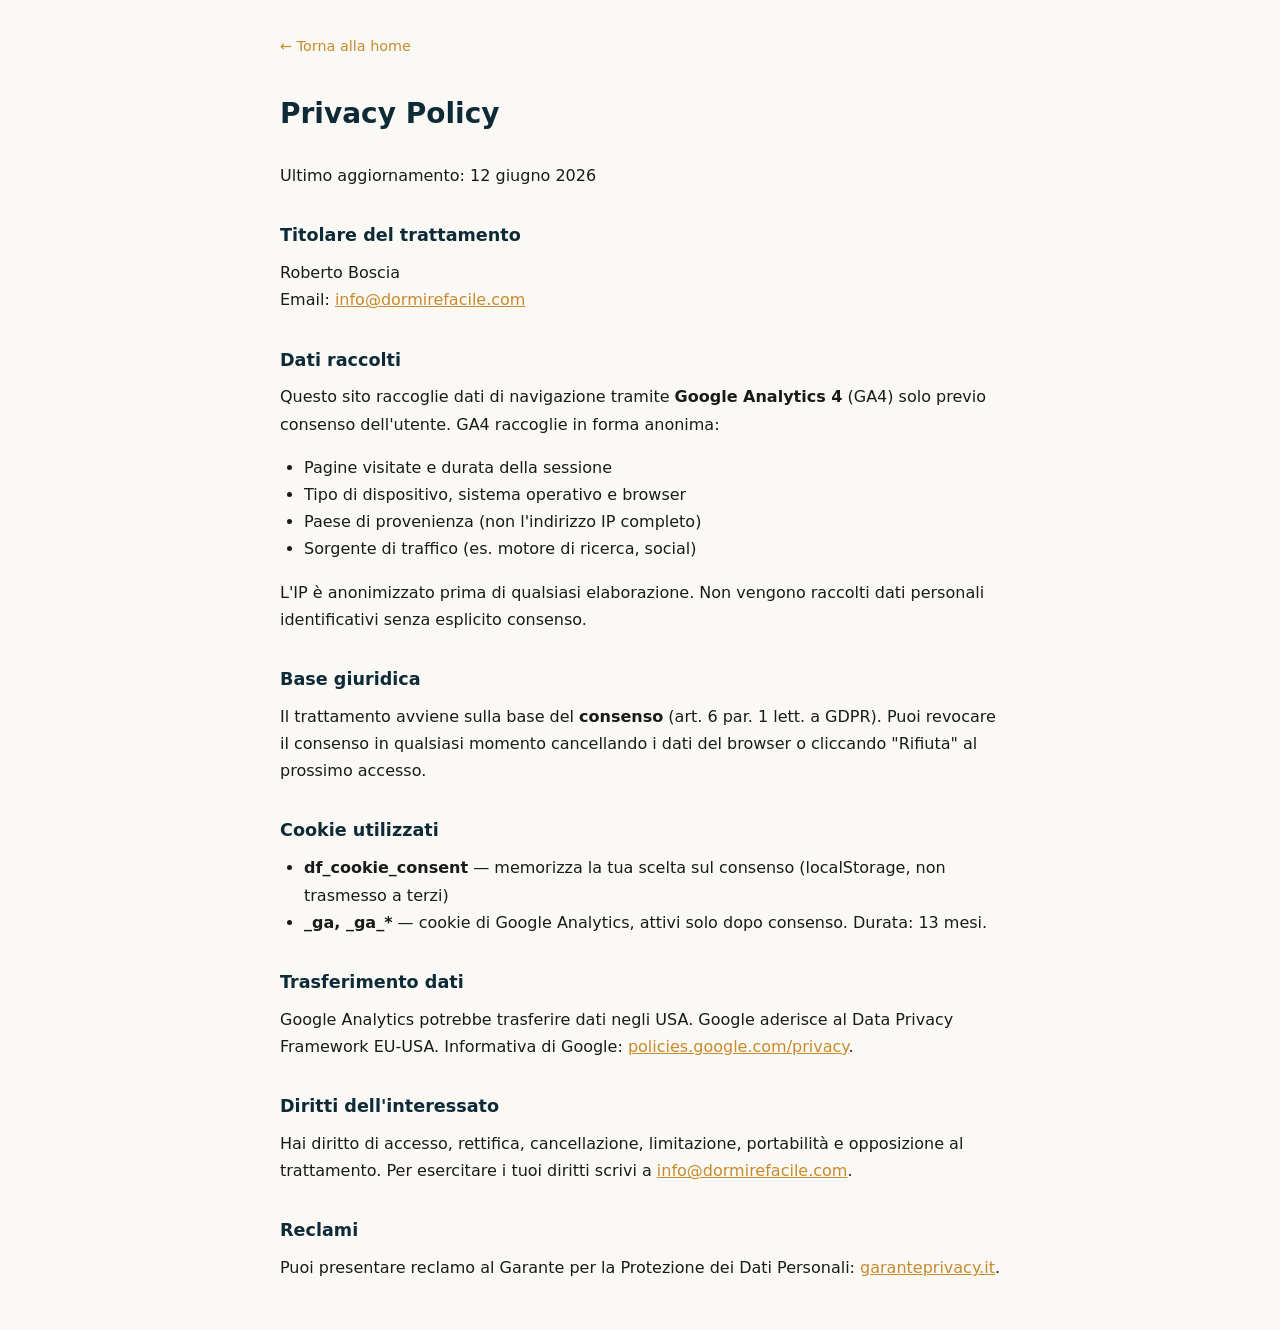
<file: privacy.html>
<!DOCTYPE html>
<html lang="it">
<head>
  <meta charset="UTF-8">
  <meta name="viewport" content="width=device-width, initial-scale=1.0">
  <title>Privacy Policy — Dormire è facile</title>
  <meta name="robots" content="noindex, follow">
  <link rel="canonical" href="https://www.dormirefacile.com/privacy.html">
  <style>
    *{box-sizing:border-box;margin:0;padding:0}
    body{font-family:'DM Sans',system-ui,sans-serif;background:#faf9f6;color:#1a1a1a;line-height:1.7;padding:2rem 1rem}
    .wrap{max-width:720px;margin:0 auto}
    h1{font-size:1.75rem;margin-bottom:1.5rem;color:#0E2A36}
    h2{font-size:1.1rem;margin:2rem 0 .5rem;color:#0E2A36}
    p,ul{margin-bottom:1rem}
    ul{padding-left:1.5rem}
    a{color:#C88A2B}
    .back{display:inline-block;margin-bottom:2rem;color:#C88A2B;text-decoration:none;font-size:.9rem}
    .back:hover{text-decoration:underline}
  </style>
</head>
<body>
<div class="wrap">
  <a href="/" class="back">← Torna alla home</a>
  <h1>Privacy Policy</h1>
  <p>Ultimo aggiornamento: 12 giugno 2026</p>

  <h2>Titolare del trattamento</h2>
  <p>Roberto Boscia<br>
  Email: <a href="mailto:info@dormirefacile.com">info@dormirefacile.com</a></p>

  <h2>Dati raccolti</h2>
  <p>Questo sito raccoglie dati di navigazione tramite <strong>Google Analytics 4</strong> (GA4) solo previo consenso dell'utente. GA4 raccoglie in forma anonima:</p>
  <ul>
    <li>Pagine visitate e durata della sessione</li>
    <li>Tipo di dispositivo, sistema operativo e browser</li>
    <li>Paese di provenienza (non l'indirizzo IP completo)</li>
    <li>Sorgente di traffico (es. motore di ricerca, social)</li>
  </ul>
  <p>L'IP è anonimizzato prima di qualsiasi elaborazione. Non vengono raccolti dati personali identificativi senza esplicito consenso.</p>

  <h2>Base giuridica</h2>
  <p>Il trattamento avviene sulla base del <strong>consenso</strong> (art. 6 par. 1 lett. a GDPR). Puoi revocare il consenso in qualsiasi momento cancellando i dati del browser o cliccando "Rifiuta" al prossimo accesso.</p>

  <h2>Cookie utilizzati</h2>
  <ul>
    <li><strong>df_cookie_consent</strong> — memorizza la tua scelta sul consenso (localStorage, non trasmesso a terzi)</li>
    <li><strong>_ga, _ga_*</strong> — cookie di Google Analytics, attivi solo dopo consenso. Durata: 13 mesi.</li>
  </ul>

  <h2>Trasferimento dati</h2>
  <p>Google Analytics potrebbe trasferire dati negli USA. Google aderisce al Data Privacy Framework EU-USA. Informativa di Google: <a href="https://policies.google.com/privacy" target="_blank" rel="noopener">policies.google.com/privacy</a>.</p>

  <h2>Diritti dell'interessato</h2>
  <p>Hai diritto di accesso, rettifica, cancellazione, limitazione, portabilità e opposizione al trattamento. Per esercitare i tuoi diritti scrivi a <a href="mailto:info@dormirefacile.com">info@dormirefacile.com</a>.</p>

  <h2>Reclami</h2>
  <p>Puoi presentare reclamo al Garante per la Protezione dei Dati Personali: <a href="https://www.garanteprivacy.it" target="_blank" rel="noopener">garanteprivacy.it</a>.</p>
</div>
</body>
</html>
</file>
